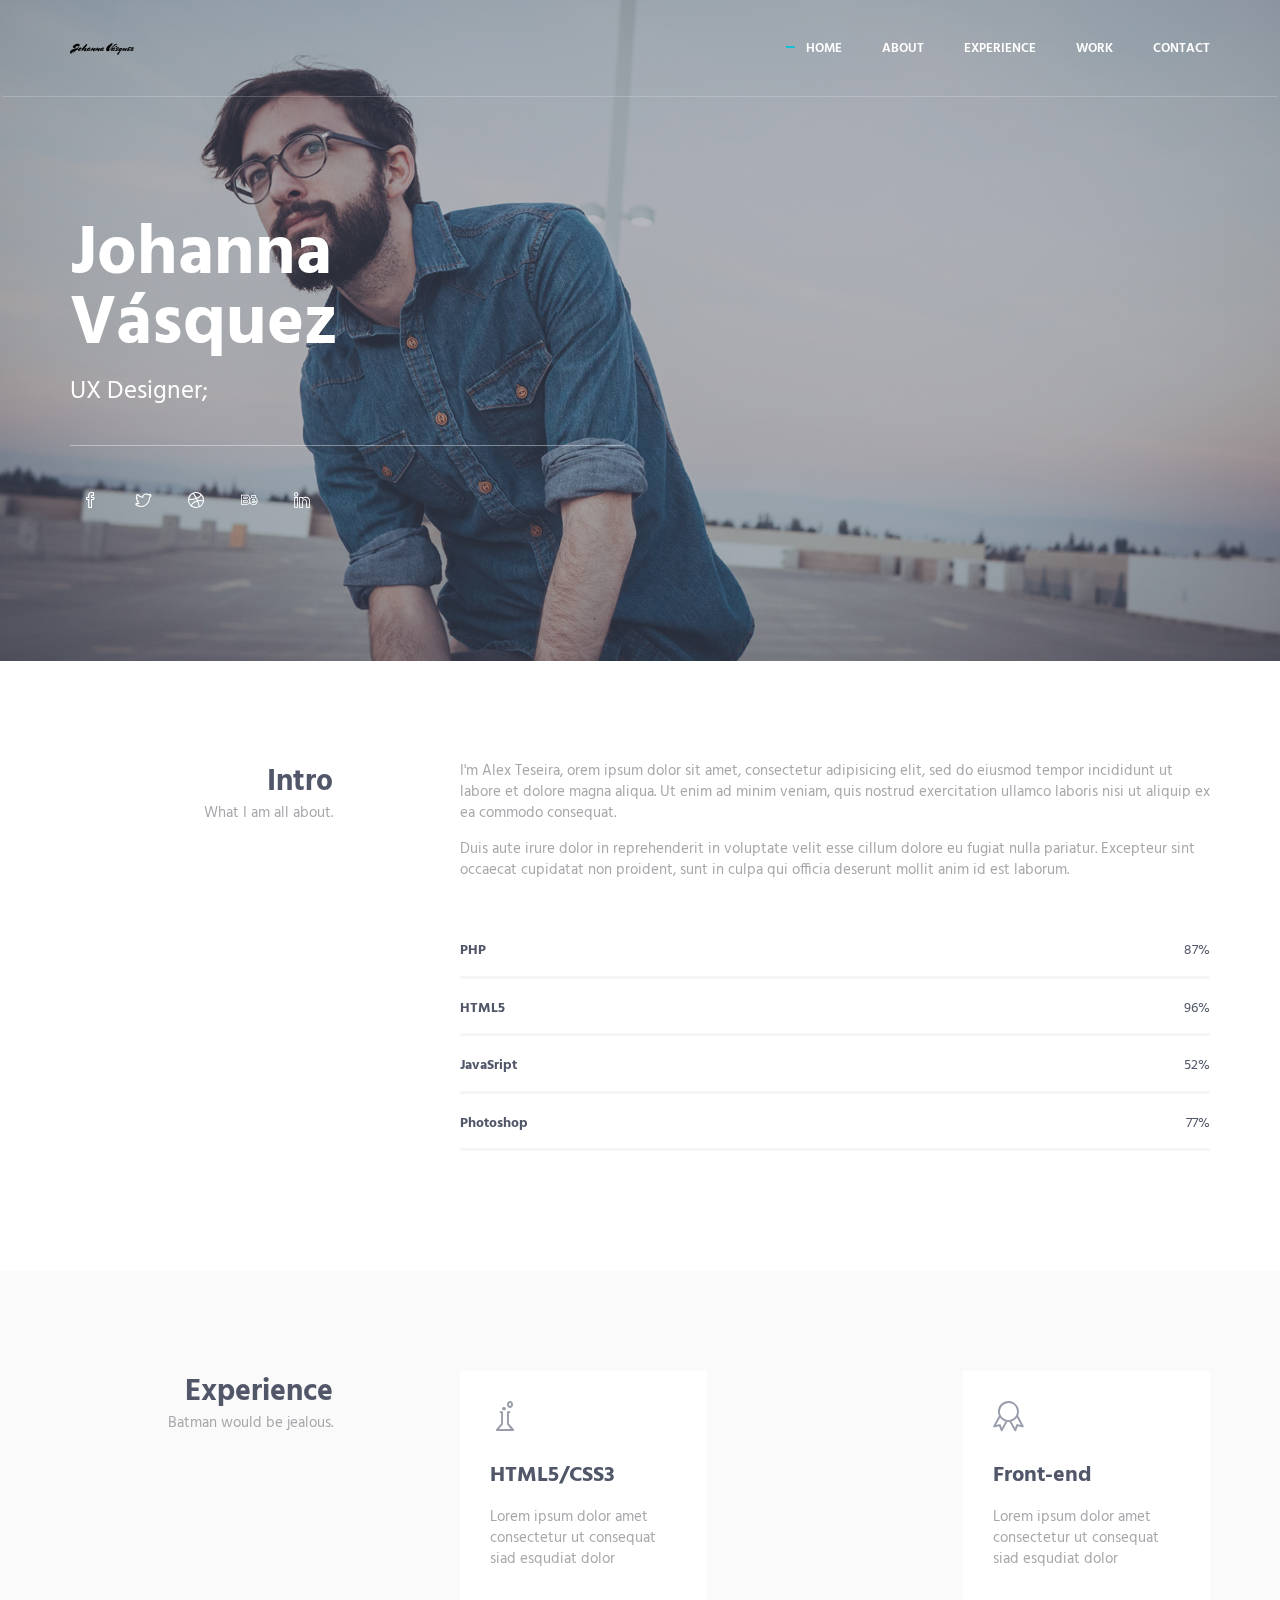
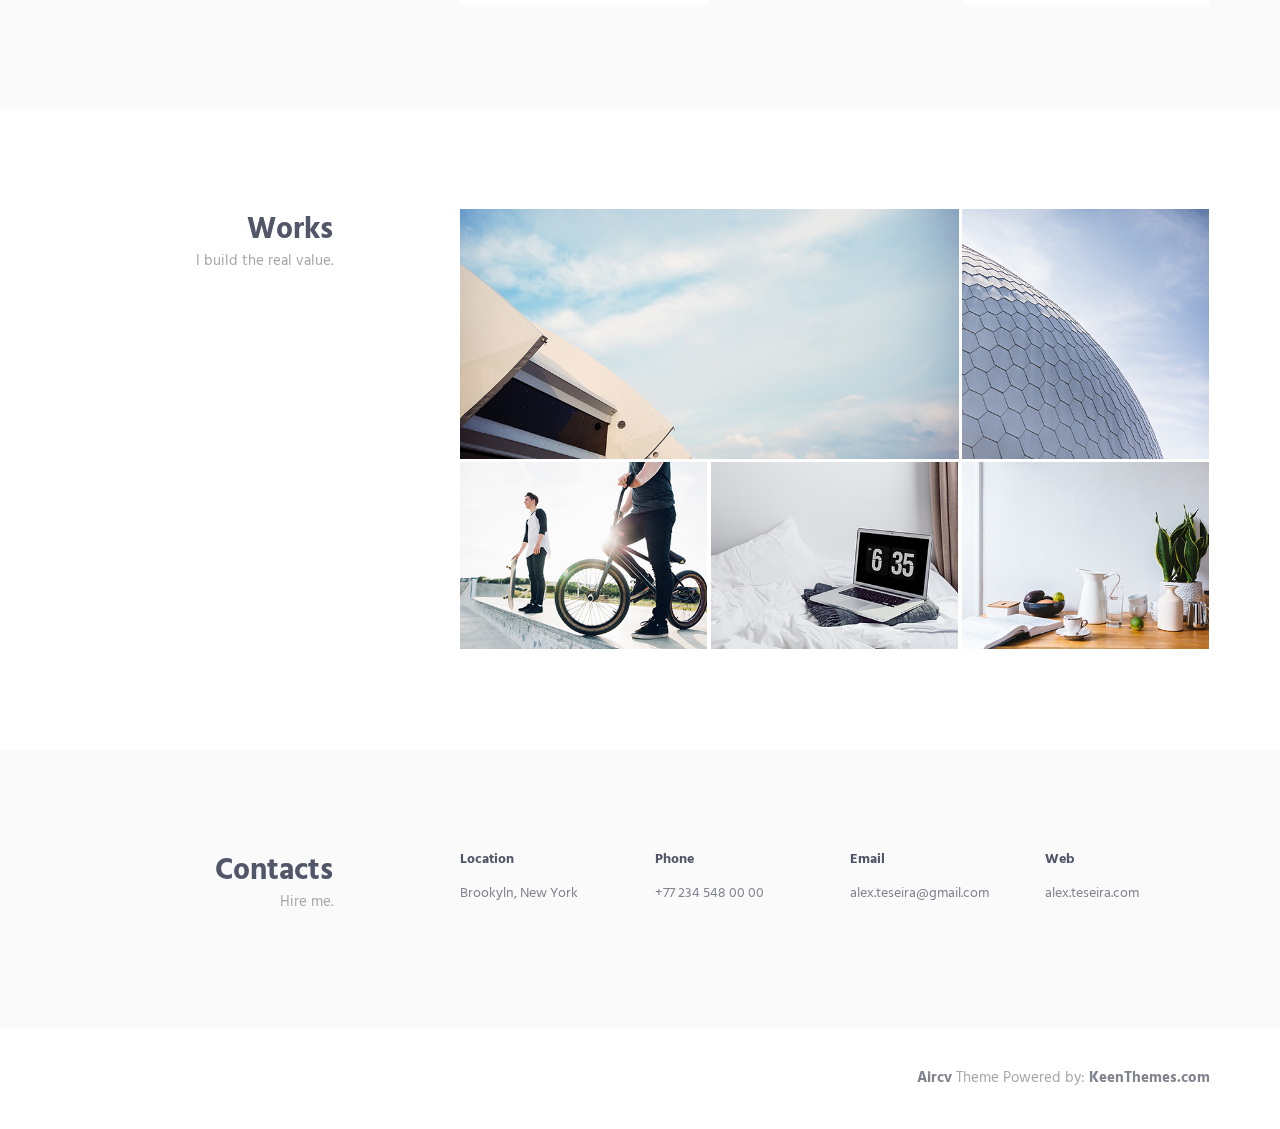
<file: HTML/index.html>
<!DOCTYPE html>
<!-- ==============================
    Project:        Metronic "Aircv" Frontend Freebie - Responsive HTML Template Based On Twitter Bootstrap 3.3.4
    Version:        1.0
    Author:         KeenThemes
    Primary use:    Corporate, Business Themes.
    Email:          support@keenthemes.com
    Follow:         http://www.twitter.com/keenthemes
    Like:           http://www.facebook.com/keenthemes
    Website:        http://www.keenthemes.com
    Premium:        Premium Metronic Admin Theme: http://themeforest.net/item/metronic-responsive-admin-dashboard-template/4021469?ref=keenthemes
================================== -->
<html lang="en" class="no-js">
    <!-- BEGIN HEAD -->
    <head>
        <meta charset="utf-8"/>
        <title>JVJ Portafolio</title>
        <meta http-equiv="X-UA-Compatible" content="IE=edge">
        <meta content="width=device-width, initial-scale=1" name="viewport"/>
        <meta content="" name="description"/>
        <meta content="" name="author"/>

        <!-- GLOBAL MANDATORY STYLES -->
        <link href="http://fonts.googleapis.com/css?family=Hind:300,400,500,600,700" rel="stylesheet" type="text/css">
        <link href="vendor/simple-line-icons/css/simple-line-icons.css" rel="stylesheet" type="text/css"/>
        <link href="vendor/bootstrap/css/bootstrap.min.css" rel="stylesheet" type="text/css"/>
        <link href="https://fonts.googleapis.com/css?family=Mrs+Sheppards" rel="stylesheet">


        <!-- PAGE LEVEL PLUGIN STYLES -->
        <link href="css/animate.css" rel="stylesheet">

        <!-- THEME STYLES -->
        <link href="css/layout.min.css" rel="stylesheet" type="text/css"/>

        <!-- Favicon -->
        <link rel="shortcut icon" href="favicon.ico"/>
    </head>
    <!-- END HEAD -->

    <!-- BODY -->
    <body id="body" data-spy="scroll" data-target=".header">

        <!--========== HEADER ==========-->
        <header class="header navbar-fixed-top">
            <!-- Navbar -->
            <nav class="navbar" role="navigation">
                <div class="container">
                    <!-- Brand and toggle get grouped for better mobile display -->
                    <div class="menu-container js_nav-item">
                        <button type="button" class="navbar-toggle" data-toggle="collapse" data-target=".nav-collapse">
                            <span class="sr-only">Toggle navigation</span>
                            <span class="toggle-icon"></span>
                        </button>

                        <!-- Logo -->
                        <div class="logo">
                            <a class="logo-wrap" href="#body">
                                <img class="logo-img logo-img-main" src="img/logo.svg" alt="Asentus Logo">
                                <img class="logo-img logo-img-active" src="img/logo.svg" alt="Asentus Logo">
                            </a>
                        </div>
                        <!-- End Logo -->
                    </div>

                    <!-- Collect the nav links, forms, and other content for toggling -->
                    <div class="collapse navbar-collapse nav-collapse">
                        <div class="menu-container">
                            <ul class="nav navbar-nav navbar-nav-right">
                                <li class="js_nav-item nav-item"><a class="nav-item-child nav-item-hover" href="#body">Home</a></li>
                                <li class="js_nav-item nav-item"><a class="nav-item-child nav-item-hover" href="#about">About</a></li>
                                <li class="js_nav-item nav-item"><a class="nav-item-child nav-item-hover" href="#experience">Experience</a></li>
                                <li class="js_nav-item nav-item"><a class="nav-item-child nav-item-hover" href="#work">Work</a></li>
                                <li class="js_nav-item nav-item"><a class="nav-item-child nav-item-hover" href="#contact">Contact</a></li>
                            </ul>
                        </div>
                    </div>
                    <!-- End Navbar Collapse -->
                </div>
            </nav>
            <!-- Navbar -->
        </header>
        <!--========== END HEADER ==========-->

        <!--========== SLIDER ==========-->
        <div class="promo-block parallax-window" data-parallax="scroll" data-image-src="img/1920x1080/01.jpg">
            <div class="container">
                <div class="row">
                    <div class="col-sm-6">
                        <div class="promo-block-divider">
                            <h1 class="promo-block-title">Johanna <br/> Vásquez</h1>
                            <p class="promo-block-text">UX Designer;</p>
                        </div>
                        <ul class="list-inline">
                            <li><a href="https://twitter.com/keenthemes" class="social-icons"><i class="icon-social-facebook"></i></a></li>
                            <li><a href="https://twitter.com/keenthemes" class="social-icons"><i class="icon-social-twitter"></i></a></li>
                            <li><a href="https://dribbble.com/keenthemes" class="social-icons"><i class="icon-social-dribbble"></i></a></li>
                            <li><a href="https://www.behance.net/keenthemes" class="social-icons"><i class="icon-social-behance"></i></a></li>
                            <li><a href="https://www.behance.net/keenthemes" class="social-icons"><i class="icon-social-linkedin"></i></a></li>
                        </ul>
                    </div>
                </div>
                <!--// end row -->
            </div>
        </div>
        <!--========== SLIDER ==========-->

        <!--========== PAGE LAYOUT ==========-->
        <!-- About -->
        <div id="about">
            <div class="container content-lg">
                <div class="row">
                    <div class="col-sm-3 sm-margin-b-30">
                        <div class="text-right sm-text-left">
                            <h2 class="margin-b-0">Intro</h2>
                            <p>What I am all about.</p>
                        </div>
                    </div>
                    <div class="col-sm-8 col-sm-offset-1">
                        <div class="margin-b-60">
                            <p>I'm Alex Teseira, orem ipsum dolor sit amet, consectetur adipisicing elit, sed do eiusmod tempor incididunt ut labore et dolore magna aliqua. Ut enim ad minim veniam, quis nostrud exercitation ullamco laboris nisi ut aliquip ex ea commodo consequat.</p>
                            <p>Duis aute irure dolor in reprehenderit in voluptate velit esse cillum dolore eu fugiat nulla pariatur. Excepteur sint occaecat cupidatat non proident, sunt in culpa qui officia deserunt mollit anim id est laborum.</p>
                        </div>

                        <!-- Progress Box -->
                        <div class="progress-box">
                            <h5>PHP <span class="color-heading pull-right">87%</span></h5>
                            <div class="progress">
                                <div class="progress-bar bg-color-base" role="progressbar" data-width="87"></div>
                            </div>
                        </div>
                        <div class="progress-box">
                            <h5>HTML5 <span class="color-heading pull-right">96%</span></h5>
                            <div class="progress">
                                <div class="progress-bar bg-color-base" role="progressbar" data-width="96"></div>
                            </div>
                        </div>
                        <div class="progress-box">
                            <h5>JavaSript <span class="color-heading pull-right">52%</span></h5>
                            <div class="progress">
                                <div class="progress-bar bg-color-base" role="progressbar" data-width="52"></div>
                            </div>
                        </div>
                        <div class="progress-box">
                            <h5>Photoshop <span class="color-heading pull-right">77%</span></h5>
                            <div class="progress">
                                <div class="progress-bar bg-color-base" role="progressbar" data-width="77"></div>
                            </div>
                        </div>
                        <!-- End Progress Box -->
                    </div>
                </div>
                <!--// end row -->
            </div>
        </div>
        <!-- End About -->

        <!-- Experience -->
        <div id="experience">
            <div class="bg-color-sky-light" data-auto-height="true">
                <div class="container content-lg">
                    <div class="row">
                        <div class="col-sm-3 sm-margin-b-30">
                            <div class="text-right sm-text-left">
                                <h2 class="margin-b-0">Experience</h2>
                                <p>Batman would be jealous.</p>
                            </div>
                        </div>
                        <div class="col-sm-8 col-sm-offset-1">
                            <div class="row row-space-2 margin-b-4">
                                <div class="col-md-4 md-margin-b-4">
                                    <div class="service" data-height="height">
                                        <div class="service-element">
                                            <i class="service-icon icon-chemistry"></i>
                                        </div>
                                        <div class="service-info">
                                            <h3>HTML5/CSS3</h3>
                                            <p class="margin-b-5">Lorem ipsum dolor amet consectetur ut consequat siad esqudiat dolor</p>
                                        </div>
                                        <a href="https://themeforest.net/item/metronic-responsive-admin-dashboard-template/4021469?ref=keenthemes" class="content-wrapper-link"></a>    
                                    </div>
                                </div>
                                <div class="col-md-4 md-margin-b-4">
                                    <div class="service bg-color-base wow zoomIn" data-height="height" data-wow-duration=".3" data-wow-delay=".1s">
                                        <div class="service-element">
                                            <i class="service-icon color-white icon-screen-tablet"></i>
                                        </div>
                                        <div class="service-info">
                                            <h3 class="color-white">Photoshop</h3>
                                            <p class="color-white margin-b-5">Lorem ipsum dolor amet consectetur ut consequat siad esqudiat dolor</p>
                                        </div>
                                        <a href="https://themeforest.net/item/metronic-responsive-admin-dashboard-template/4021469?ref=keenthemes" class="content-wrapper-link"></a>    
                                    </div>
                                </div>
                                <div class="col-md-4">
                                    <div class="service" data-height="height">
                                        <div class="service-element">
                                            <i class="service-icon icon-badge"></i>
                                        </div>
                                        <div class="service-info">
                                            <h3>Front-end</h3>
                                            <p class="margin-b-5">Lorem ipsum dolor amet consectetur ut consequat siad esqudiat dolor</p>
                                        </div>
                                        <a href="https://themeforest.net/item/metronic-responsive-admin-dashboard-template/4021469?ref=keenthemes" class="content-wrapper-link"></a>    
                                    </div>
                                </div>
                            </div>
                            <!--// end row -->
                        </div>
                    </div>
                    <!--// end row -->
                </div>
            </div>
        </div>
        <!-- End Experience -->

        <!-- Work -->
        <div id="work">
            <div class="container content-lg">
                <div class="row">
                    <div class="col-sm-3 sm-margin-b-30">
                        <div class="text-right sm-text-left">
                            <h2 class="margin-b-0">Works</h2>
                            <p>I build the real value.</p>
                        </div>
                    </div>
                    <div class="col-sm-8 col-sm-offset-1">
                        <!-- Masonry Grid -->
                        <div class="masonry-grid row row-space-2">
                            <div class="masonry-grid-sizer col-xs-6 col-sm-6 col-md-1"></div>
                            <div class="masonry-grid-item col-xs-12 col-sm-6 col-md-8 margin-b-4">
                                <!-- Work -->
                                <div class="work work-popup-trigger">
                                    <div class="work-overlay">
                                        <img class="full-width img-responsive" src="img/800x400/01.jpg" alt="Portfolio Image">
                                    </div>
                                    <div class="work-popup-overlay">
                                        <div class="work-popup-content">
                                            <a href="javascript:void(0);" class="work-popup-close">Hide</a>
                                            <div class="margin-b-30">
                                                <h3 class="margin-b-5">Art Of Coding</h3>
                                                <span>Clean &amp; Minimalistic Design</span>
                                            </div>
                                            <div class="row">
                                                <div class="col-sm-8 work-popup-content-divider sm-margin-b-20">
                                                    <div class="margin-t-10 sm-margin-t-0">
                                                        <p>Duis aute irure dolor in reprehenderit in voluptate velit esse cillum dolore eu fugiat nulla pariatur. Excepteur sint occaecat cupidatat non proident, sunt in culpa qui officia deserunt mollit anim id est laborum.</p>
                                                        <p>Lorem ipsum dolor sit amet, consectetur adipisicing elit, sed do eiusmod tempor incididunt ut labore et dolore magna aliqua. Ut enim ad minim veniam, quis nostrud.</p>
                                                        <ul class="list-inline work-popup-tag">
                                                            <li class="work-popup-tag-item"><a class="work-popup-tag-link" href="http://keenthemes.com/">Design,</a></li>
                                                            <li class="work-popup-tag-item"><a class="work-popup-tag-link" href="http://keenthemes.com/">Coding,</a></li>
                                                            <li class="work-popup-tag-item"><a class="work-popup-tag-link" href="http://keenthemes.com/">Portfolio</a></li>
                                                        </ul>
                                                    </div>
                                                </div>
                                                <div class="col-sm-4">
                                                    <div class="margin-t-10 sm-margin-t-0">
                                                        <p class="margin-b-5"><strong>Project Leader:</strong> John Doe</p>
                                                        <p class="margin-b-5"><strong>Designer:</strong> Alisa Keys</p>
                                                        <p class="margin-b-5"><strong>Developer:</strong> Mark Doe</p>
                                                        <p class="margin-b-5"><strong>Customer:</strong> Keenthemes</p>
                                                    </div>
                                                </div>
                                            </div>
                                        </div>
                                    </div>
                                </div>
                                <!-- End Work -->
                            </div>
                            <div class="masonry-grid-item col-xs-12 col-sm-6 col-md-4 margin-b-4">
                                <!-- Work -->
                                <div class="work work-popup-trigger">
                                    <div class="work-overlay">
                                        <img class="full-width img-responsive" src="img/397x400/01.jpg" alt="Portfolio Image">
                                    </div>
                                    <div class="work-popup-overlay">
                                        <div class="work-popup-content">
                                            <a href="javascript:void(0);" class="work-popup-close">Hide</a>
                                            <div class="margin-b-30">
                                                <h3 class="margin-b-5">Art Of Coding</h3>
                                                <span>Clean &amp; Minimalistic Design</span>
                                            </div>
                                            <div class="row">
                                                <div class="col-sm-8 work-popup-content-divider sm-margin-b-20">
                                                    <div class="margin-t-10 sm-margin-t-0">
                                                        <p>Duis aute irure dolor in reprehenderit in voluptate velit esse cillum dolore eu fugiat nulla pariatur. Excepteur sint occaecat cupidatat non proident, sunt in culpa qui officia deserunt mollit anim id est laborum.</p>
                                                        <p>Lorem ipsum dolor sit amet, consectetur adipisicing elit, sed do eiusmod tempor incididunt ut labore et dolore magna aliqua. Ut enim ad minim veniam, quis nostrud.</p>
                                                        <ul class="list-inline work-popup-tag">
                                                            <li class="work-popup-tag-item"><a class="work-popup-tag-link" href="http://keenthemes.com/">Design,</a></li>
                                                            <li class="work-popup-tag-item"><a class="work-popup-tag-link" href="http://keenthemes.com/">Coding,</a></li>
                                                            <li class="work-popup-tag-item"><a class="work-popup-tag-link" href="http://keenthemes.com/">Portfolio</a></li>
                                                        </ul>
                                                    </div>
                                                </div>
                                                <div class="col-sm-4">
                                                    <div class="margin-t-10 sm-margin-t-0">
                                                        <p class="margin-b-5"><strong>Project Leader:</strong> John Doe</p>
                                                        <p class="margin-b-5"><strong>Designer:</strong> Alisa Keys</p>
                                                        <p class="margin-b-5"><strong>Developer:</strong> Mark Doe</p>
                                                        <p class="margin-b-5"><strong>Customer:</strong> Keenthemes</p>
                                                    </div>
                                                </div>
                                            </div>
                                        </div>
                                    </div>
                                </div>
                                <!-- End Work -->
                            </div>
                            <div class="masonry-grid-item col-xs-12 col-sm-6 col-md-4 md-margin-b-4">
                                <!-- Work -->
                                <div class="work work-popup-trigger">
                                    <div class="work-overlay">
                                        <img class="full-width img-responsive" src="img/397x300/01.jpg" alt="Portfolio Image">
                                    </div>
                                    <div class="work-popup-overlay">
                                        <div class="work-popup-content">
                                            <a href="javascript:void(0);" class="work-popup-close">Hide</a>
                                            <div class="margin-b-30">
                                                <h3 class="margin-b-5">Art Of Coding</h3>
                                                <span>Clean &amp; Minimalistic Design</span>
                                            </div>
                                            <div class="row">
                                                <div class="col-sm-8 work-popup-content-divider sm-margin-b-20">
                                                    <div class="margin-t-10 sm-margin-t-0">
                                                        <p>Duis aute irure dolor in reprehenderit in voluptate velit esse cillum dolore eu fugiat nulla pariatur. Excepteur sint occaecat cupidatat non proident, sunt in culpa qui officia deserunt mollit anim id est laborum.</p>
                                                        <p>Lorem ipsum dolor sit amet, consectetur adipisicing elit, sed do eiusmod tempor incididunt ut labore et dolore magna aliqua. Ut enim ad minim veniam, quis nostrud.</p>
                                                        <ul class="list-inline work-popup-tag">
                                                            <li class="work-popup-tag-item"><a class="work-popup-tag-link" href="http://keenthemes.com/">Design,</a></li>
                                                            <li class="work-popup-tag-item"><a class="work-popup-tag-link" href="http://keenthemes.com/">Coding,</a></li>
                                                            <li class="work-popup-tag-item"><a class="work-popup-tag-link" href="http://keenthemes.com/">Portfolio</a></li>
                                                        </ul>
                                                    </div>
                                                </div>
                                                <div class="col-sm-4">
                                                    <div class="margin-t-10 sm-margin-t-0">
                                                        <p class="margin-b-5"><strong>Project Leader:</strong> John Doe</p>
                                                        <p class="margin-b-5"><strong>Designer:</strong> Alisa Keys</p>
                                                        <p class="margin-b-5"><strong>Developer:</strong> Mark Doe</p>
                                                        <p class="margin-b-5"><strong>Customer:</strong> Keenthemes</p>
                                                    </div>
                                                </div>
                                            </div>
                                        </div>
                                    </div>
                                </div>
                                <!-- End Work -->
                            </div>
                            <div class="masonry-grid-item col-xs-12 col-sm-6 col-md-4 md-margin-b-4">
                                <!-- Work -->
                                <div class="work work-popup-trigger">
                                    <div class="work-overlay">
                                        <img class="full-width img-responsive" src="img/397x300/02.jpg" alt="Portfolio Image">
                                    </div>
                                    <div class="work-popup-overlay">
                                        <div class="work-popup-content">
                                            <a href="javascript:void(0);" class="work-popup-close">Hide</a>
                                            <div class="margin-b-30">
                                                <h3 class="margin-b-5">Art Of Coding</h3>
                                                <span>Clean &amp; Minimalistic Design</span>
                                            </div>
                                            <div class="row">
                                                <div class="col-sm-8 work-popup-content-divider sm-margin-b-20">
                                                    <div class="margin-t-10 sm-margin-t-0">
                                                        <p>Duis aute irure dolor in reprehenderit in voluptate velit esse cillum dolore eu fugiat nulla pariatur. Excepteur sint occaecat cupidatat non proident, sunt in culpa qui officia deserunt mollit anim id est laborum.</p>
                                                        <p>Lorem ipsum dolor sit amet, consectetur adipisicing elit, sed do eiusmod tempor incididunt ut labore et dolore magna aliqua. Ut enim ad minim veniam, quis nostrud.</p>
                                                        <ul class="list-inline work-popup-tag">
                                                            <li class="work-popup-tag-item"><a class="work-popup-tag-link" href="http://keenthemes.com/">Design,</a></li>
                                                            <li class="work-popup-tag-item"><a class="work-popup-tag-link" href="http://keenthemes.com/">Coding,</a></li>
                                                            <li class="work-popup-tag-item"><a class="work-popup-tag-link" href="http://keenthemes.com/">Portfolio</a></li>
                                                        </ul>
                                                    </div>
                                                </div>
                                                <div class="col-sm-4">
                                                    <div class="margin-t-10 sm-margin-t-0">
                                                        <p class="margin-b-5"><strong>Project Leader:</strong> John Doe</p>
                                                        <p class="margin-b-5"><strong>Designer:</strong> Alisa Keys</p>
                                                        <p class="margin-b-5"><strong>Developer:</strong> Mark Doe</p>
                                                        <p class="margin-b-5"><strong>Customer:</strong> Keenthemes</p>
                                                    </div>
                                                </div>
                                            </div>
                                        </div>
                                    </div>
                                </div>
                                <!-- End Work -->
                            </div>
                            <div class="masonry-grid-item col-xs-12 col-sm-6 col-md-4">
                                <!-- Work -->
                                <div class="work work-popup-trigger">
                                    <div class="work-overlay">
                                        <img class="full-width img-responsive" src="img/397x300/03.jpg" alt="Portfolio Image">
                                    </div>
                                    <div class="work-popup-overlay">
                                        <div class="work-popup-content">
                                            <a href="javascript:void(0);" class="work-popup-close">Hide</a>
                                            <div class="margin-b-30">
                                                <h3 class="margin-b-5">Art Of Coding</h3>
                                                <span>Clean &amp; Minimalistic Design</span>
                                            </div>
                                            <div class="row">
                                                <div class="col-sm-8 work-popup-content-divider sm-margin-b-20">
                                                    <div class="margin-t-10 sm-margin-t-0">
                                                        <p>Duis aute irure dolor in reprehenderit in voluptate velit esse cillum dolore eu fugiat nulla pariatur. Excepteur sint occaecat cupidatat non proident, sunt in culpa qui officia deserunt mollit anim id est laborum.</p>
                                                        <p>Lorem ipsum dolor sit amet, consectetur adipisicing elit, sed do eiusmod tempor incididunt ut labore et dolore magna aliqua. Ut enim ad minim veniam, quis nostrud.</p>
                                                        <ul class="list-inline work-popup-tag">
                                                            <li class="work-popup-tag-item"><a class="work-popup-tag-link" href="http://keenthemes.com/">Design,</a></li>
                                                            <li class="work-popup-tag-item"><a class="work-popup-tag-link" href="http://keenthemes.com/">Coding,</a></li>
                                                            <li class="work-popup-tag-item"><a class="work-popup-tag-link" href="http://keenthemes.com/">Portfolio</a></li>
                                                        </ul>
                                                    </div>
                                                </div>
                                                <div class="col-sm-4">
                                                    <div class="margin-t-10 sm-margin-t-0">
                                                        <p class="margin-b-5"><strong>Project Leader:</strong> John Doe</p>
                                                        <p class="margin-b-5"><strong>Designer:</strong> Alisa Keys</p>
                                                        <p class="margin-b-5"><strong>Developer:</strong> Mark Doe</p>
                                                        <p class="margin-b-5"><strong>Customer:</strong> Keenthemes</p>
                                                    </div>
                                                </div>
                                            </div>
                                        </div>
                                    </div>
                                </div>
                                <!-- End Work -->
                            </div>
                        </div>
                        <!-- End Masonry Grid -->
                    </div>
                </div>
                <!--// end row -->
            </div>
        </div>
        <!-- End Work -->
            
        <!-- Contact -->
        <div id="contact">
            <div class="bg-color-sky-light">
                <div class="container content-lg">
                    <div class="row">
                        <div class="col-sm-3 sm-margin-b-30">
                            <div class="text-right sm-text-left">
                                <h2 class="margin-b-0">Contacts</h2>
                                <p>Hire me.</p>
                            </div>
                        </div>
                        <div class="col-sm-8 col-sm-offset-1">
                            <div class="row">
                                <div class="col-md-3 col-xs-6 md-margin-b-30">
                                    <h5>Location</h5>
                                    <a href="http://keenthemes.com/">Brookyln, New York</a>
                                </div>
                                <div class="col-md-3 col-xs-6 md-margin-b-30">
                                    <h5>Phone</h5>
                                    <a href="http://keenthemes.com/">+77 234 548 00 00</a>
                                </div>
                                <div class="col-md-3 col-xs-6">
                                    <h5>Email</h5>
                                    <a href="mailto:#">alex.teseira@gmail.com</a>
                                </div>
                                <div class="col-md-3 col-xs-6">
                                    <h5>Web</h5>
                                    <a href="http://keenthemes.com/">alex.teseira.com</a>
                                </div>
                            </div>
                        </div>
                    </div>
                    <!--// end row -->
                </div>
            </div>
        </div>
        <!-- End Contact -->
        <!--========== END PAGE LAYOUT ==========-->

        <!--========== FOOTER ==========-->
        <footer class="footer">
            <div class="content container">
                <div class="row">
                    <div class="col-xs-6">
                    </div>
                    <div class="col-xs-6 text-right sm-text-left">
                        <p class="margin-b-0"><a class="fweight-700" href="http://keenthemes.com/preview/aircv/">Aircv</a> Theme Powered by: <a class="fweight-700" href="http://www.keenthemes.com/">KeenThemes.com</a></p>
                    </div>
                </div>
                <!--// end row -->
            </div>
        </footer>
        <!--========== END FOOTER ==========-->

        <!-- Back To Top -->
        <a href="javascript:void(0);" class="js-back-to-top back-to-top">Top</a>

        <!-- JAVASCRIPTS(Load javascripts at bottom, this will reduce page load time) -->
        <!-- CORE PLUGINS -->
        <script src="vendor/jquery.min.js" type="text/javascript"></script>
        <script src="vendor/jquery-migrate.min.js" type="text/javascript"></script>
        <script src="vendor/bootstrap/js/bootstrap.min.js" type="text/javascript"></script>

        <!-- PAGE LEVEL PLUGINS -->
        <script src="vendor/jquery.easing.js" type="text/javascript"></script>
        <script src="vendor/jquery.back-to-top.js" type="text/javascript"></script>
        <script src="vendor/jquery.smooth-scroll.js" type="text/javascript"></script>
        <script src="vendor/jquery.wow.min.js" type="text/javascript"></script>
        <script src="vendor/jquery.parallax.min.js" type="text/javascript"></script>
        <script src="vendor/jquery.appear.js" type="text/javascript"></script>
        <script src="vendor/masonry/jquery.masonry.pkgd.min.js" type="text/javascript"></script>
        <script src="vendor/masonry/imagesloaded.pkgd.min.js" type="text/javascript"></script>

        <!-- PAGE LEVEL SCRIPTS -->
        <script src="js/layout.min.js" type="text/javascript"></script>
        <script src="js/components/progress-bar.min.js" type="text/javascript"></script>
        <script src="js/components/masonry.min.js" type="text/javascript"></script>
        <script src="js/components/wow.min.js" type="text/javascript"></script>

    </body>
    <!-- END BODY -->
</html>
</file>
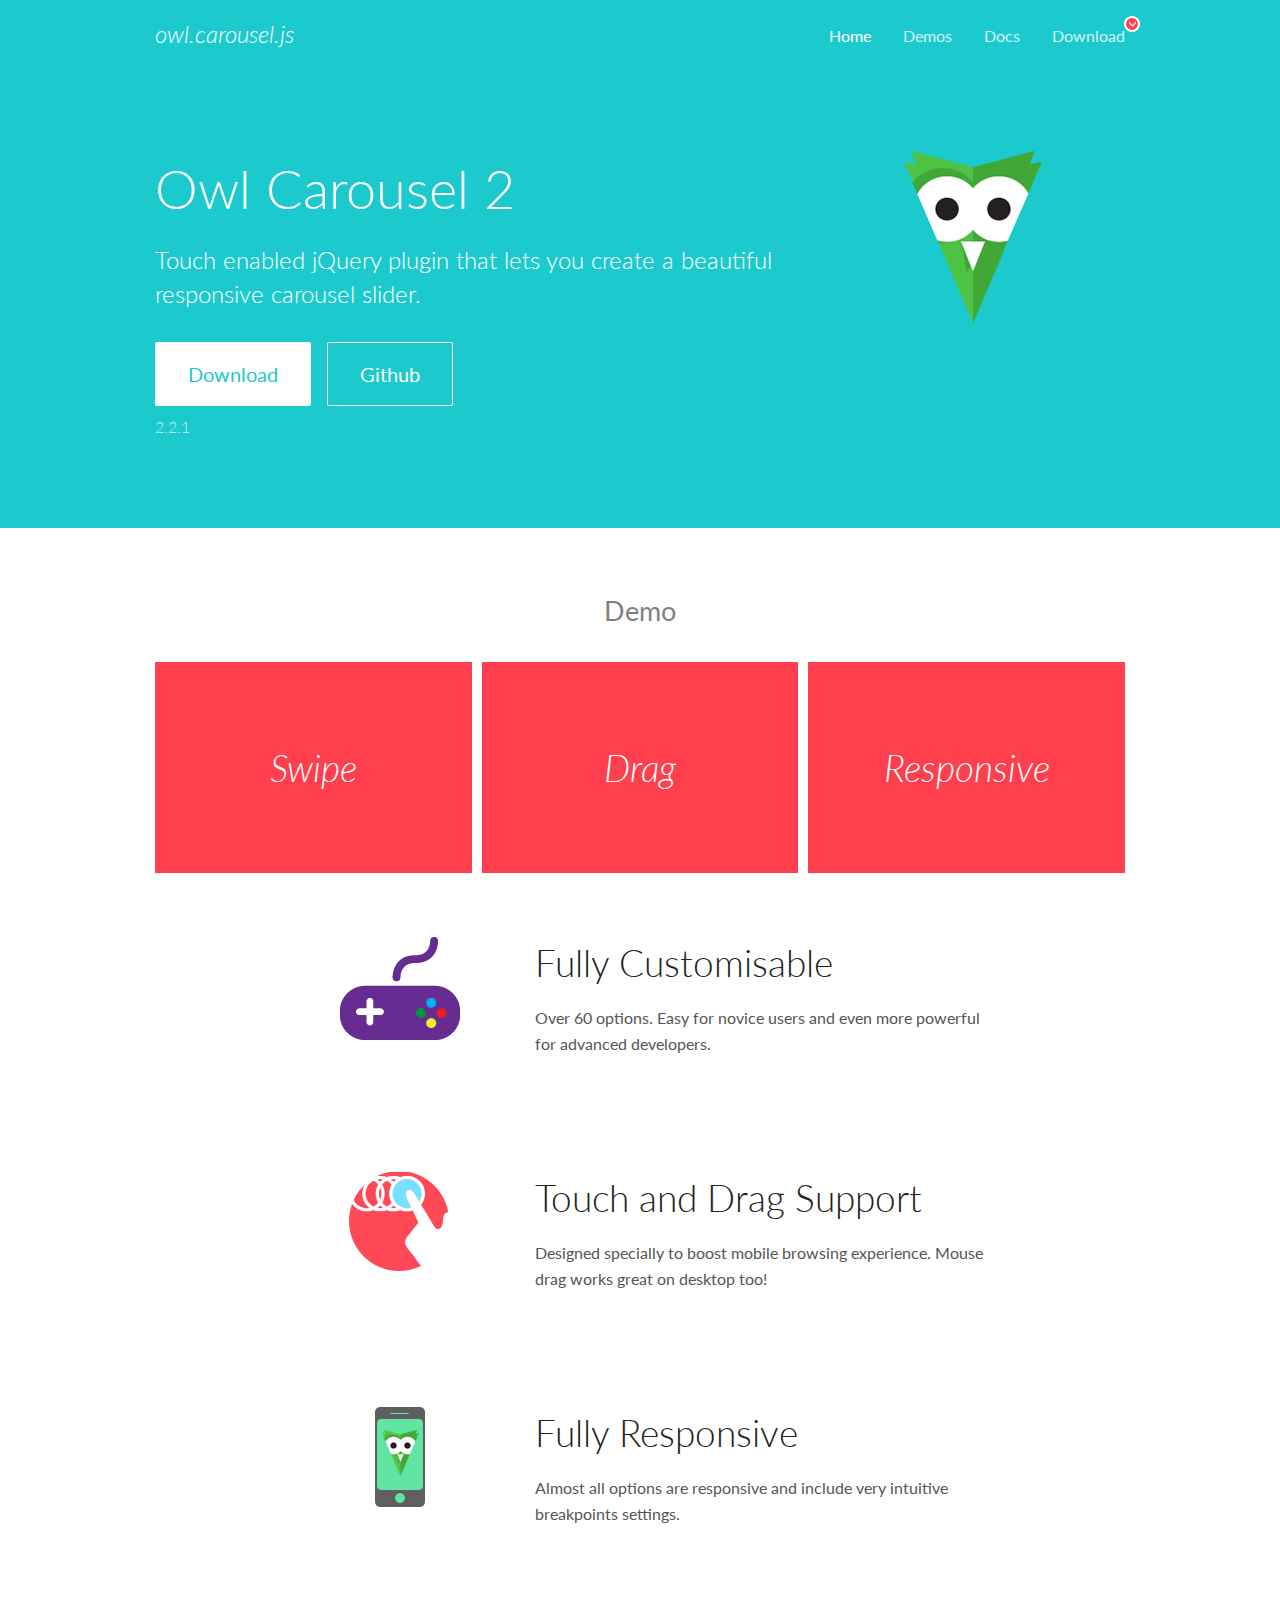
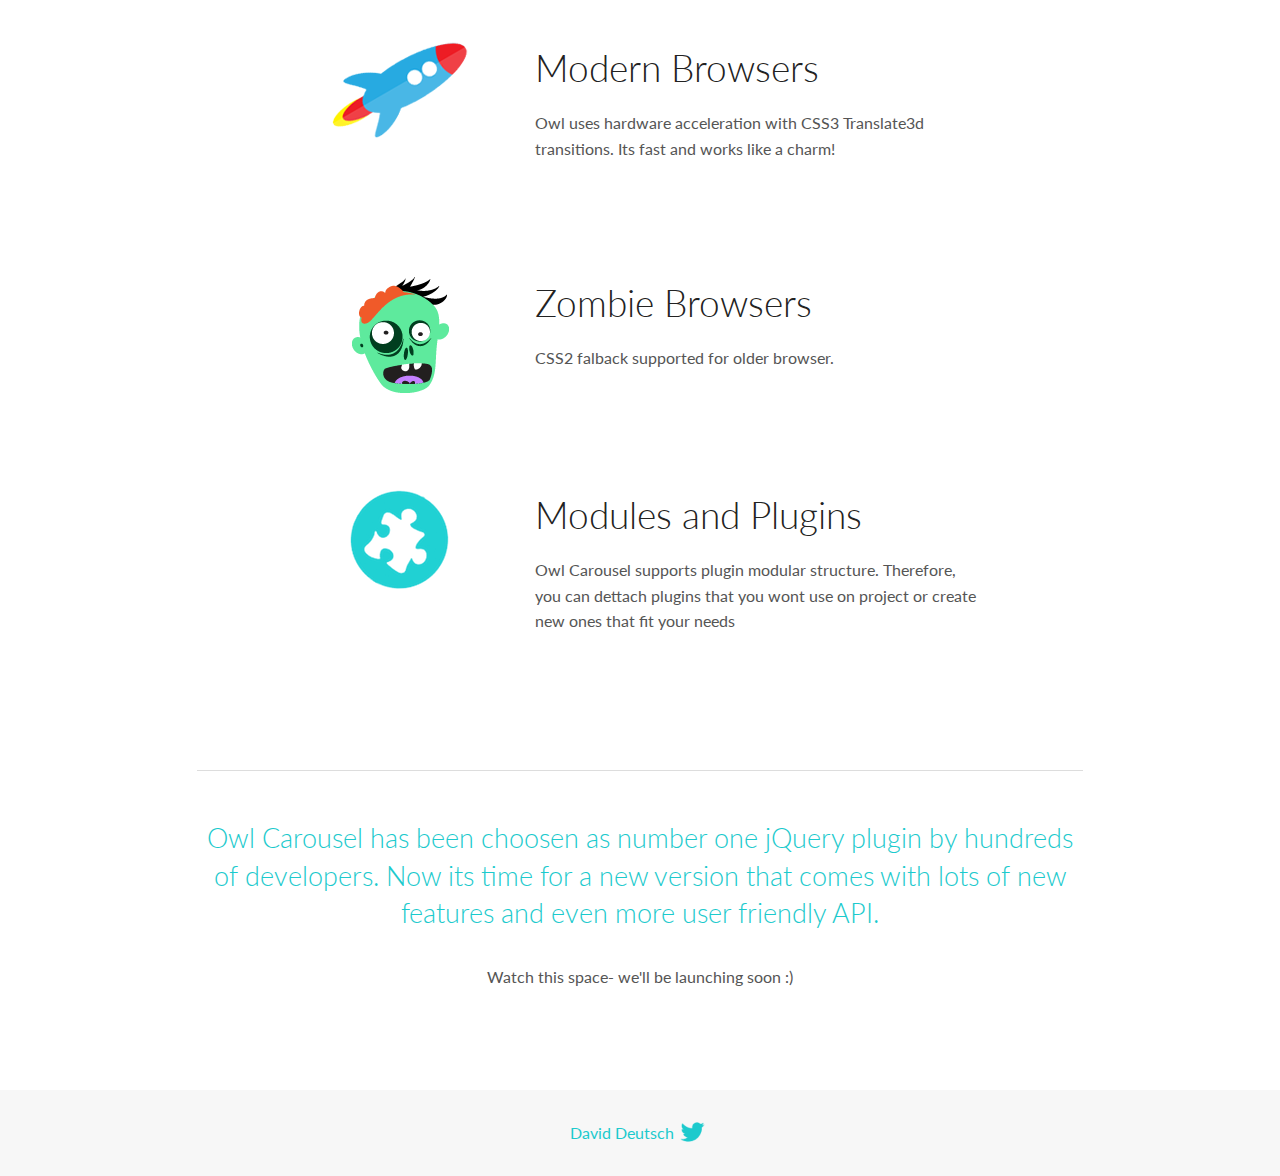
<file: assets/lib/owl.carousel/docs/index.html>
<!DOCTYPE html>
<html lang="en">
  <head>

    <!-- head -->
    <meta charset="utf-8">
    <meta name="msapplication-tap-highlight" content="no" />
    <meta name="viewport" content="width=device-width, initial-scale=1.0" />
    <meta name="description" content="Touch enabled jQuery plugin that lets you create beautiful responsive carousel slider.">
    <meta name="author" content="David Deutsch">
    <title>
      Home | Owl Carousel | 2.2.1
    </title>

    <!-- Stylesheets -->
    <link href='https://fonts.googleapis.com/css?family=Lato:300,400,700,400italic,300italic' rel='stylesheet' type='text/css'>
    <link rel="stylesheet" href="assets/css/docs.theme.min.css">

    <!-- Owl Stylesheets -->
    <link rel="stylesheet" href="assets/owlcarousel/assets/owl.carousel.min.css">
    <link rel="stylesheet" href="assets/owlcarousel/assets/owl.theme.default.min.css">

    <!-- HTML5 shim and Respond.js IE8 support of HTML5 elements and media queries -->

    <!--[if lt IE 9]>
      <script src="https://oss.maxcdn.com/libs/html5shiv/3.7.0/html5shiv.js"></script>
      <script src="https://oss.maxcdn.com/libs/respond.js/1.3.0/respond.min.js"></script>
    <![endif]-->

    <!-- Favicons -->
    <link rel="apple-touch-icon-precomposed" sizes="144x144" href="assets/ico/apple-touch-icon-144-precomposed.png">
    <link rel="shortcut icon" href="assets/ico/favicon.png">
    <link rel="shortcut icon" href="favicon.ico">

    <!-- Yeah i know js should not be in header. Its required for demos.-->

    <!-- javascript -->
    <script src="assets/vendors/jquery.min.js"></script>
    <script src="assets/owlcarousel/owl.carousel.js"></script>
  </head>
  <body>

    <!-- header -->
    <header class="header">
      <div class="row">
        <div class="large-12 columns">
          <div class="brand left">
            <h3>
              <a href="/OwlCarousel2/">owl.carousel.js</a> 
            </h3>
          </div>
          <a id="toggle-nav" class="right">
            <span></span> <span></span> <span></span> 
          </a> 
          <div class="nav-bar">
            <ul class="clearfix">
              <li class="active">
                <a href="/OwlCarousel2/index.html">Home</a> 
              </li>
              <li> <a href="/OwlCarousel2/demos/demos.html">Demos</a>  </li>
              <li> <a href="/OwlCarousel2/docs/started-welcome.html">Docs</a>  </li>
              <li>
                <a href="https://github.com/OwlCarousel2/OwlCarousel2/archive/2.2.1.zip">Download</a> 
                <span class="download"></span> 
              </li>
            </ul>
          </div>
        </div>
      </div>
    </header>

    <!-- home panel -->
    <section id="hero">
      <div class="row">
        <div class="large-8 medium-8 columns">
          <h1>Owl Carousel 2</h1>
          <h4>Touch enabled jQuery plugin that lets you create a beautiful responsive carousel slider.</h4>
          <a href="https://github.com/OwlCarousel2/OwlCarousel2/archive/2.2.1.zip" class="hero-button">Download</a> 
          <a href="https://github.com/OwlCarousel2/OwlCarousel2" class="hero-button outline">Github</a> 
          <p>2.2.1</p>
        </div>
        <div class="large-4 medium-4 columns">
          <img class="owl-logo" src="assets/img/owl-logo.png" alt="mr. Owl">
        </div>
      </div>
    </section>

    <!-- body -->
    <div class="home-demo">
      <div class="row">
        <div class="large-12 columns">
          <h3>Demo</h3>
          <div class="owl-carousel">
            <div class="item">
              <h2>Swipe</h2>
            </div>
            <div class="item">
              <h2>Drag</h2>
            </div>
            <div class="item">
              <h2>Responsive</h2>
            </div>
            <div class="item">
              <h2>CSS3</h2>
            </div>
            <div class="item">
              <h2>Fast</h2>
            </div>
            <div class="item">
              <h2>Easy</h2>
            </div>
            <div class="item">
              <h2>Free</h2>
            </div>
            <div class="item">
              <h2>Upgradable</h2>
            </div>
            <div class="item">
              <h2>Tons of options</h2>
            </div>
            <div class="item">
              <h2>Infinity</h2>
            </div>
            <div class="item">
              <h2>Auto Width</h2>
            </div>
          </div>
        </div>
      </div>
    </div>
    <script>
      var owl = $('.owl-carousel');
      owl.owlCarousel({
        margin: 10,
        loop: true,
        responsive: {
          0: {
            items: 1
          },
          600: {
            items: 2
          },
          1000: {
            items: 3
          }
        }
      })
    </script>

    <!-- features -->
    <div id="features">
      <div class="row">
        <div class="small-12 medium-9 small-centered columns">
          <section class="row feature">
            <div class="medium-4 small-12 columns">
              <img src="assets/img/feature-options.png" alt="">
            </div>
            <div class="medium-8 small-12 columns">
              <h2>Fully Customisable</h2>
              <p>Over 60 options. Easy for novice users and even more powerful for advanced developers.</p>
            </div>
          </section>
          <section class="row feature">
            <div class="medium-4 small-12 columns">
              <img src="assets/img/feature-drag.png" alt="">
            </div>
            <div class="medium-8 small-12 columns">
              <h2>Touch and Drag Support</h2>
              <p>Designed specially to boost mobile browsing experience. Mouse drag works great on desktop too!</p>
            </div>
          </section>
          <section class="row feature">
            <div class="medium-4 small-12 columns">
              <img src="assets/img/feature-responsive.png" alt="">
            </div>
            <div class="medium-8 small-12 columns">
              <h2>Fully Responsive</h2>
              <p>Almost all options are responsive and include very intuitive breakpoints settings.</p>
            </div>
          </section>
          <section class="row feature">
            <div class="medium-4 small-12 columns">
              <img src="assets/img/feature-modern.png" alt="">
            </div>
            <div class="medium-8 small-12 columns">
              <h2>Modern Browsers</h2>
              <p>Owl uses hardware acceleration with CSS3 Translate3d transitions. Its fast and works like a charm! </p>
            </div>
          </section>
          <section class="row feature">
            <div class="medium-4 small-12 columns">
              <img src="assets/img/feature-zombie.png" alt="">
            </div>
            <div class="medium-8 small-12 columns">
              <h2>Zombie Browsers</h2>
              <p>CSS2 falback supported for older browser.</p>
            </div>
          </section>
          <section class="row feature">
            <div class="medium-4 small-12 columns">
              <img src="assets/img/feature-module.png" alt="">
            </div>
            <div class="medium-8 small-12 columns">
              <h2>Modules and Plugins</h2>
              <p>Owl Carousel supports plugin modular structure. Therefore, you can dettach plugins that you wont use on project or create new ones that fit your needs</p>
            </div>
          </section>
        </div>
      </div>
    </div>

    <!-- footer -->
    <section id="teaser-text">
      <div class="row">
        <div class="small-12 medium-11 small-centered columns">
          <hr>
          <h3 id="owl-carousel-has-been-choosen-as-number-one-jquery-plugin-by-hundreds-of-developers-now-its-time-for-a-new-version-that-comes-with-lots-of-new-features-and-even-more-user-friendly-api-">Owl Carousel has been choosen as number one jQuery plugin by hundreds of developers. Now its time for a new version that comes with lots of new features and even more user friendly API.</h3>
          <p>Watch this space- we&#39;ll be launching soon :)</p>
        </div>
      </div>
    </section>

    <!-- footer -->
    <footer class="footer">
      <div class="row">
        <div class="large-12 columns">
          <h5>
            <a href="/OwlCarousel2/docs/support-contact.html">David Deutsch</a> 
            <a id="custom-tweet-button" href="https://twitter.com/share?url=https://github.com/OwlCarousel2/OwlCarousel2&text=Owl Carousel - This is so awesome! " target="_blank"></a> 
          </h5>
        </div>
      </div>
    </footer>

    <!-- vendors -->
    <script src="assets/vendors/highlight.js"></script>
    <script src="assets/js/app.js"></script>
  </body>
</html>
</file>
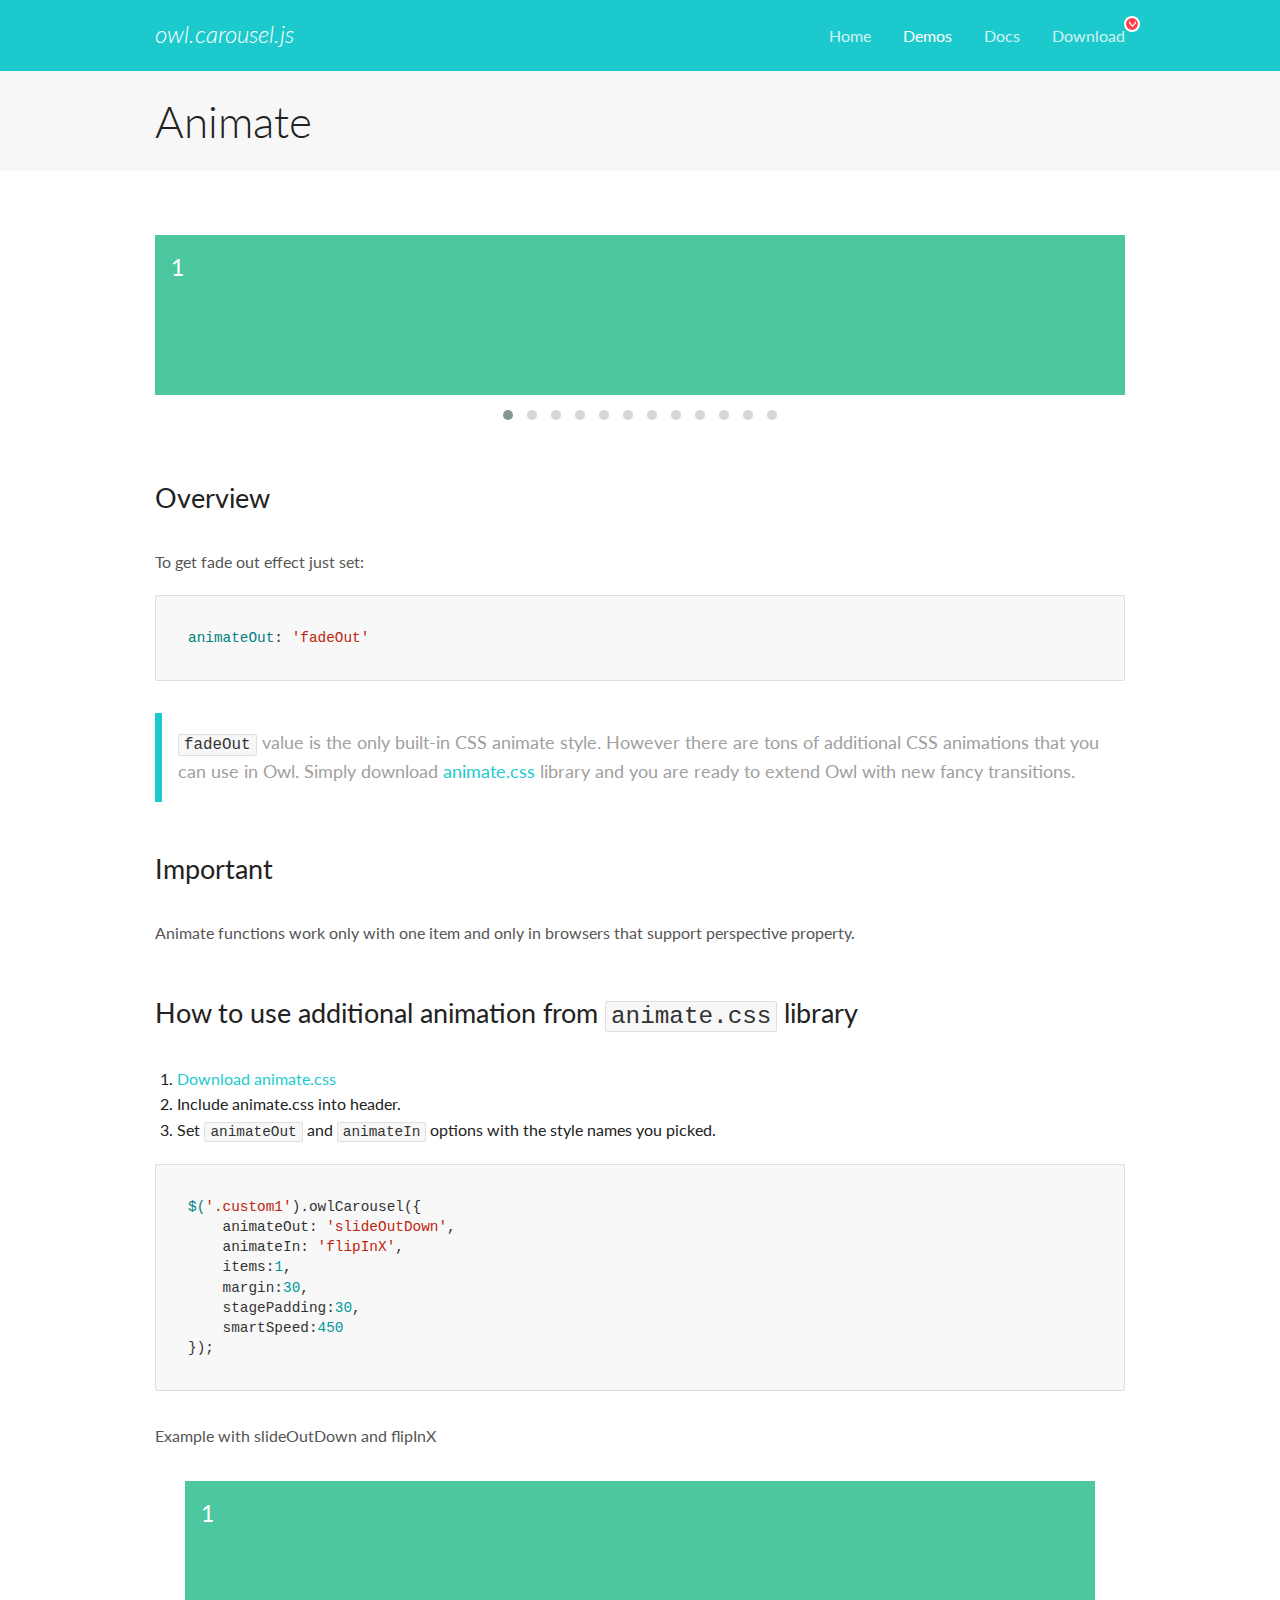
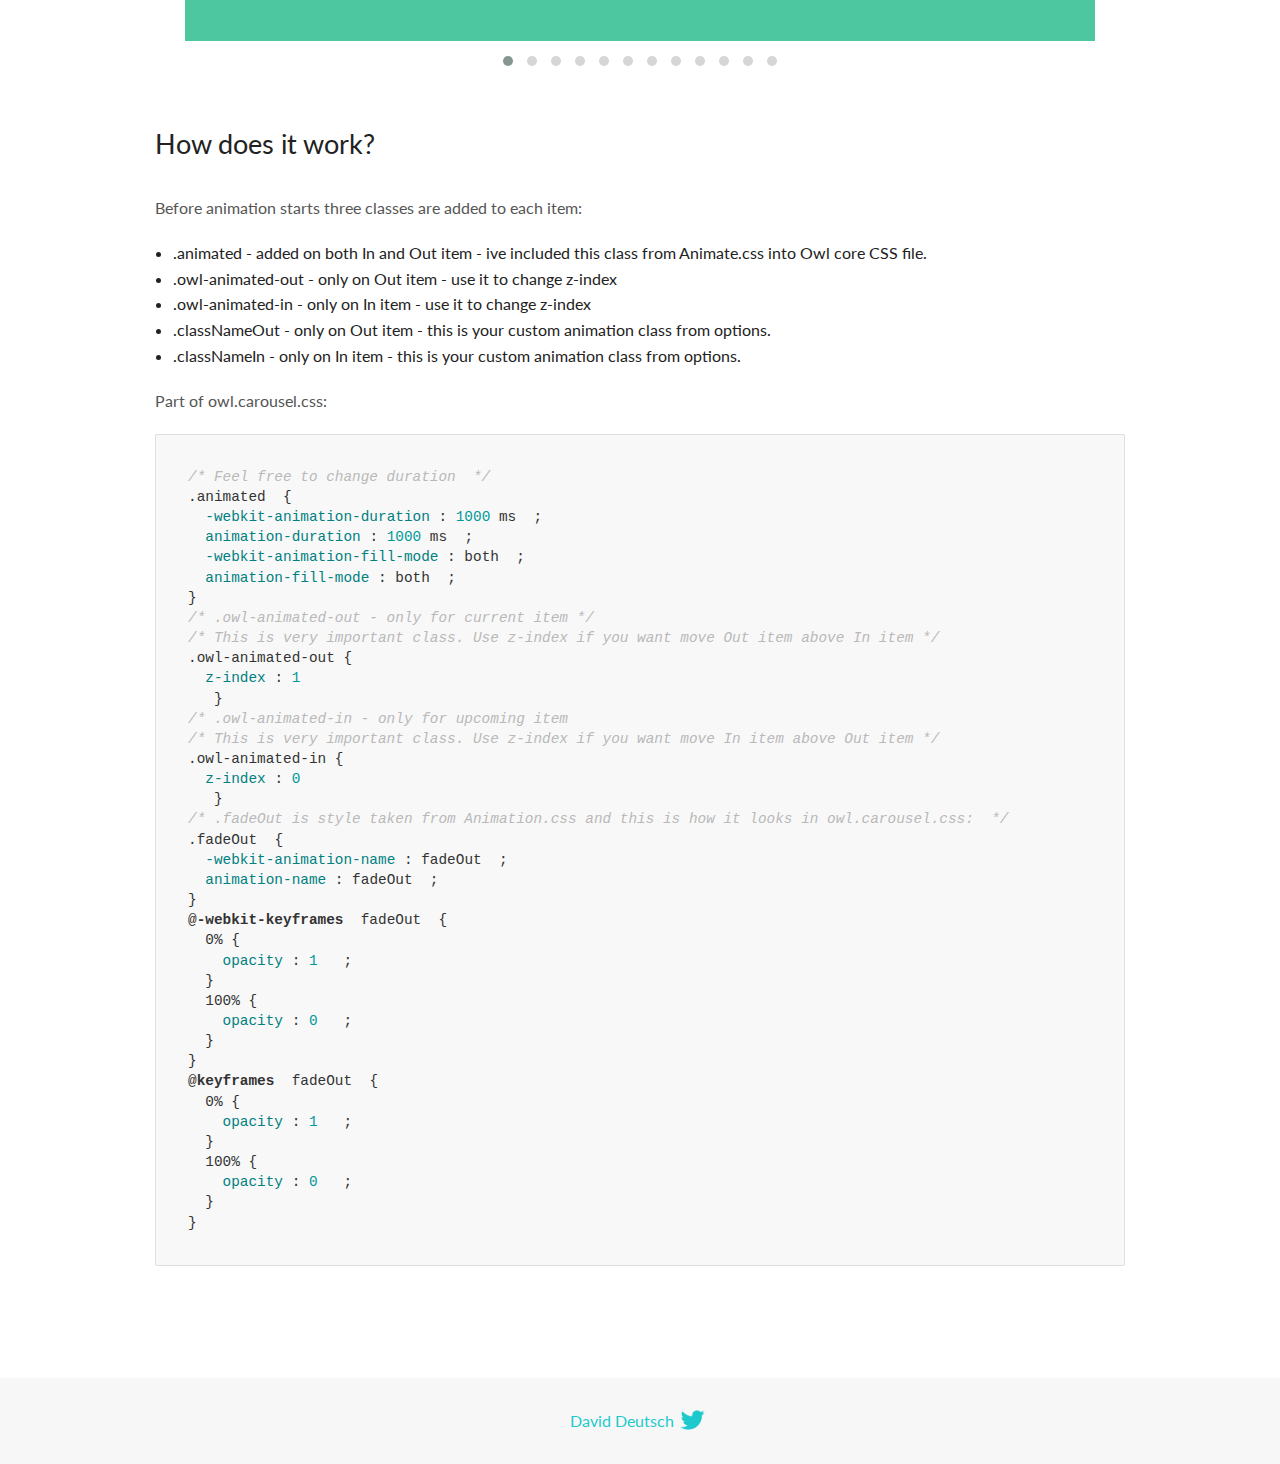
<file: assets/lib/owl.carousel/docs/demos/animate.html>
<!DOCTYPE html>
<html lang="en">
  <head>

    <!-- head -->
    <meta charset="utf-8">
    <meta name="msapplication-tap-highlight" content="no" />
    <meta name="viewport" content="width=device-width, initial-scale=1.0" />
    <meta name="description" content="Animate carousel">
    <meta name="author" content="David Deutsch">
    <title>
      Animate Demo | Owl Carousel | 2.2.1
    </title>

    <!-- Stylesheets -->
    <link href='https://fonts.googleapis.com/css?family=Lato:300,400,700,400italic,300italic' rel='stylesheet' type='text/css'>
    <link rel="stylesheet" href="../assets/css/docs.theme.min.css">

    <!-- Owl Stylesheets -->
    <link rel="stylesheet" href="../assets/owlcarousel/assets/owl.carousel.min.css">
    <link rel="stylesheet" href="../assets/owlcarousel/assets/owl.theme.default.min.css">

    <!-- HTML5 shim and Respond.js IE8 support of HTML5 elements and media queries -->

    <!--[if lt IE 9]>
      <script src="https://oss.maxcdn.com/libs/html5shiv/3.7.0/html5shiv.js"></script>
      <script src="https://oss.maxcdn.com/libs/respond.js/1.3.0/respond.min.js"></script>
    <![endif]-->

    <!-- Favicons -->
    <link rel="apple-touch-icon-precomposed" sizes="144x144" href="../assets/ico/apple-touch-icon-144-precomposed.png">
    <link rel="shortcut icon" href="../assets/ico/favicon.png">
    <link rel="shortcut icon" href="favicon.ico">

    <!-- Yeah i know js should not be in header. Its required for demos.-->

    <!-- javascript -->
    <script src="../assets/vendors/jquery.min.js"></script>
    <script src="../assets/owlcarousel/owl.carousel.js"></script>
  </head>
  <body>

    <!-- header -->
    <header class="header">
      <div class="row">
        <div class="large-12 columns">
          <div class="brand left">
            <h3>
              <a href="/OwlCarousel2/">owl.carousel.js</a> 
            </h3>
          </div>
          <a id="toggle-nav" class="right">
            <span></span> <span></span> <span></span> 
          </a> 
          <div class="nav-bar">
            <ul class="clearfix">
              <li> <a href="/OwlCarousel2/index.html">Home</a>  </li>
              <li class="active">
                <a href="/OwlCarousel2/demos/demos.html">Demos</a> 
              </li>
              <li> <a href="/OwlCarousel2/docs/started-welcome.html">Docs</a>  </li>
              <li>
                <a href="https://github.com/OwlCarousel2/OwlCarousel2/archive/2.2.1.zip">Download</a> 
                <span class="download"></span> 
              </li>
            </ul>
          </div>
        </div>
      </div>
    </header>

    <!-- title -->
    <section class="title">
      <div class="row">
        <div class="large-12 columns">
          <h1>Animate</h1>
        </div>
      </div>
    </section>

    <!--  Demos -->
    <section id="demos">
      <div class="row">
        <div class="large-12 columns">
          <div class="fadeOut owl-carousel owl-theme">
            <div class="item">
              <h4>1</h4>
            </div>
            <div class="item">
              <h4>2</h4>
            </div>
            <div class="item">
              <h4>3</h4>
            </div>
            <div class="item">
              <h4>4</h4>
            </div>
            <div class="item">
              <h4>5</h4>
            </div>
            <div class="item">
              <h4>6</h4>
            </div>
            <div class="item">
              <h4>7</h4>
            </div>
            <div class="item">
              <h4>8</h4>
            </div>
            <div class="item">
              <h4>9</h4>
            </div>
            <div class="item">
              <h4>10</h4>
            </div>
            <div class="item">
              <h4>11</h4>
            </div>
            <div class="item">
              <h4>12</h4>
            </div>
          </div>
          <h3 id="overview">Overview</h3>
          <p>To get fade out effect just set:</p>
          <pre><code>animateOut: &#39;fadeOut&#39;</code></pre>
          <blockquote>
            <p><code>fadeOut</code> value is the only built-in CSS animate style. However there are tons of additional CSS animations that you can use in Owl. Simply download
              <a href="https://daneden.github.io/animate.css/">animate.css</a>  library and you are ready to extend Owl with new fancy transitions.</p>
          </blockquote>
          <h3 id="important">Important</h3>
          <p>Animate functions work only with one item and only in browsers that support perspective property.</p>
          <h3 id="how-to-use-additional-animation-from-animate-css-library">How to use additional animation from <code>animate.css</code> library</h3>
          <ol>
            <li> <a href="https://daneden.github.io/animate.css/">Download animate.css</a>  </li>
            <li>Include animate.css into header.</li>
            <li>Set <code>animateOut</code> and <code>animateIn</code> options with the style names you picked.</li>
          </ol>
          <pre><code>$(&#39;.custom1&#39;).owlCarousel({
    animateOut: &#39;slideOutDown&#39;,
    animateIn: &#39;flipInX&#39;,
    items:1,
    margin:30,
    stagePadding:30,
    smartSpeed:450
});</code></pre>
          <p>Example with slideOutDown and flipInX</p>
          <div class="custom1 owl-carousel owl-theme">
            <div class="item">
              <h4>1</h4>
            </div>
            <div class="item">
              <h4>2</h4>
            </div>
            <div class="item">
              <h4>3</h4>
            </div>
            <div class="item">
              <h4>4</h4>
            </div>
            <div class="item">
              <h4>5</h4>
            </div>
            <div class="item">
              <h4>6</h4>
            </div>
            <div class="item">
              <h4>7</h4>
            </div>
            <div class="item">
              <h4>8</h4>
            </div>
            <div class="item">
              <h4>9</h4>
            </div>
            <div class="item">
              <h4>10</h4>
            </div>
            <div class="item">
              <h4>11</h4>
            </div>
            <div class="item">
              <h4>12</h4>
            </div>
          </div>
          <h3 id="how-does-it-work-">How does it work?</h3>
          <p>Before animation starts three classes are added to each item:</p>
          <ul>
            <li>.animated - added on both In and Out item - ive included this class from Animate.css into Owl core CSS file.</li>
            <li>.owl-animated-out - only on Out item - use it to change z-index</li>
            <li>.owl-animated-in - only on In item - use it to change z-index</li>
            <li>.classNameOut - only on Out item - this is your custom animation class from options.</li>
            <li>.classNameIn - only on In item - this is your custom animation class from options.</li>
          </ul>
          <p>Part of owl.carousel.css:</p>
          <pre><code class="language-css"><span class="comment">/* Feel free to change duration  */</span> 
<span class="class">.animated</span>  <span class="rules">{
  <span class="rule"><span class="attribute">-webkit-animation-duration</span> :<span class="value"> <span class="number">1000</span> ms</span> </span> ;
  <span class="rule"><span class="attribute">animation-duration</span> :<span class="value"> <span class="number">1000</span> ms</span> </span> ;
  <span class="rule"><span class="attribute">-webkit-animation-fill-mode</span> :<span class="value"> both</span> </span> ;
  <span class="rule"><span class="attribute">animation-fill-mode</span> :<span class="value"> both</span> </span> ;
<span class="rule">}</span> </span> 
<span class="comment">/* .owl-animated-out - only for current item */</span> 
<span class="comment">/* This is very important class. Use z-index if you want move Out item above In item */</span> 
<span class="class">.owl-animated-out</span> <span class="rules">{
  <span class="rule"><span class="attribute">z-index</span> :<span class="value"> <span class="number">1</span> 
</span> </span> </span> }
<span class="comment">/* .owl-animated-in - only for upcoming item
/* This is very important class. Use z-index if you want move In item above Out item */</span> 
<span class="class">.owl-animated-in</span> <span class="rules">{
  <span class="rule"><span class="attribute">z-index</span> :<span class="value"> <span class="number">0</span> 
</span> </span> </span> }
<span class="comment">/* .fadeOut is style taken from Animation.css and this is how it looks in owl.carousel.css:  */</span> 
<span class="class">.fadeOut</span>  <span class="rules">{
  <span class="rule"><span class="attribute">-webkit-animation-name</span> :<span class="value"> fadeOut</span> </span> ;
  <span class="rule"><span class="attribute">animation-name</span> :<span class="value"> fadeOut</span> </span> ;
<span class="rule">}</span> </span> 
<span class="at_rule">@<span class="keyword">-webkit-keyframes</span>  fadeOut </span> {
  0% <span class="rules">{
    <span class="rule"><span class="attribute">opacity</span> :<span class="value"> <span class="number">1</span> </span> </span> ;
  <span class="rule">}</span> </span> 
  100% <span class="rules">{
    <span class="rule"><span class="attribute">opacity</span> :<span class="value"> <span class="number">0</span> </span> </span> ;
  <span class="rule">}</span> </span> 
}
<span class="at_rule">@<span class="keyword">keyframes</span>  fadeOut </span> {
  0% <span class="rules">{
    <span class="rule"><span class="attribute">opacity</span> :<span class="value"> <span class="number">1</span> </span> </span> ;
  <span class="rule">}</span> </span> 
  100% <span class="rules">{
    <span class="rule"><span class="attribute">opacity</span> :<span class="value"> <span class="number">0</span> </span> </span> ;
  <span class="rule">}</span> </span> 
}</code></pre>
          <link rel="stylesheet" href="../assets/css/animate.css">
          <script>
            jQuery(document).ready(function($) {
              $('.fadeOut').owlCarousel({
                items: 1,
                animateOut: 'fadeOut',
                loop: true,
                margin: 10,
              });
              $('.custom1').owlCarousel({
                animateOut: 'slideOutDown',
                animateIn: 'flipInX',
                items: 1,
                margin: 30,
                stagePadding: 30,
                smartSpeed: 450
              });
            });
          </script>
        </div>
      </div>
    </section>

    <!-- footer -->
    <footer class="footer">
      <div class="row">
        <div class="large-12 columns">
          <h5>
            <a href="/OwlCarousel2/docs/support-contact.html">David Deutsch</a> 
            <a id="custom-tweet-button" href="https://twitter.com/share?url=https://github.com/OwlCarousel2/OwlCarousel2&text=Owl Carousel - This is so awesome! " target="_blank"></a> 
          </h5>
        </div>
      </div>
    </footer>

    <!-- vendors -->
    <script src="../assets/vendors/highlight.js"></script>
    <script src="../assets/js/app.js"></script>
  </body>
</html>
</file>
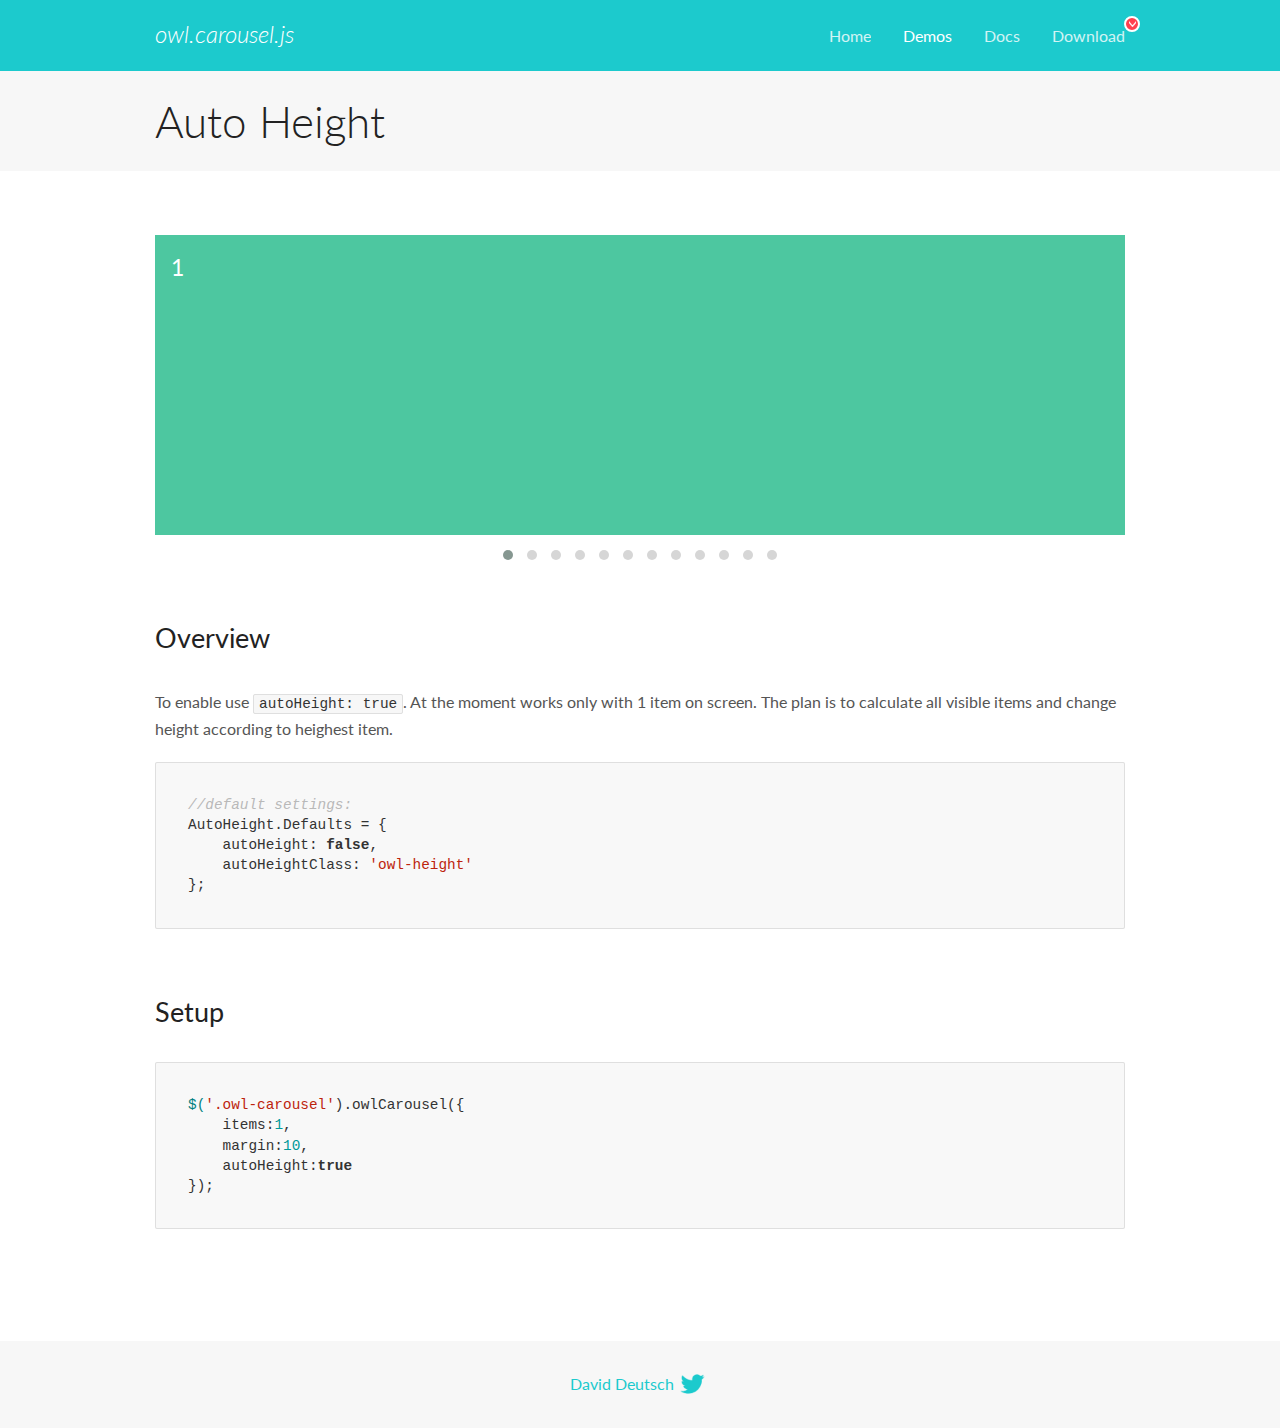
<file: assets/lib/owl.carousel/docs/demos/autoheight.html>
<!DOCTYPE html>
<html lang="en">
  <head>

    <!-- head -->
    <meta charset="utf-8">
    <meta name="msapplication-tap-highlight" content="no" />
    <meta name="viewport" content="width=device-width, initial-scale=1.0" />
    <meta name="description" content="autoHeight usage demo">
    <meta name="author" content="David Deutsch">
    <title>
      Auto Height Demo | Owl Carousel | 2.2.1
    </title>

    <!-- Stylesheets -->
    <link href='https://fonts.googleapis.com/css?family=Lato:300,400,700,400italic,300italic' rel='stylesheet' type='text/css'>
    <link rel="stylesheet" href="../assets/css/docs.theme.min.css">

    <!-- Owl Stylesheets -->
    <link rel="stylesheet" href="../assets/owlcarousel/assets/owl.carousel.min.css">
    <link rel="stylesheet" href="../assets/owlcarousel/assets/owl.theme.default.min.css">

    <!-- HTML5 shim and Respond.js IE8 support of HTML5 elements and media queries -->

    <!--[if lt IE 9]>
      <script src="https://oss.maxcdn.com/libs/html5shiv/3.7.0/html5shiv.js"></script>
      <script src="https://oss.maxcdn.com/libs/respond.js/1.3.0/respond.min.js"></script>
    <![endif]-->

    <!-- Favicons -->
    <link rel="apple-touch-icon-precomposed" sizes="144x144" href="../assets/ico/apple-touch-icon-144-precomposed.png">
    <link rel="shortcut icon" href="../assets/ico/favicon.png">
    <link rel="shortcut icon" href="favicon.ico">

    <!-- Yeah i know js should not be in header. Its required for demos.-->

    <!-- javascript -->
    <script src="../assets/vendors/jquery.min.js"></script>
    <script src="../assets/owlcarousel/owl.carousel.js"></script>
  </head>
  <body>

    <!-- header -->
    <header class="header">
      <div class="row">
        <div class="large-12 columns">
          <div class="brand left">
            <h3>
              <a href="/OwlCarousel2/">owl.carousel.js</a> 
            </h3>
          </div>
          <a id="toggle-nav" class="right">
            <span></span> <span></span> <span></span> 
          </a> 
          <div class="nav-bar">
            <ul class="clearfix">
              <li> <a href="/OwlCarousel2/index.html">Home</a>  </li>
              <li class="active">
                <a href="/OwlCarousel2/demos/demos.html">Demos</a> 
              </li>
              <li> <a href="/OwlCarousel2/docs/started-welcome.html">Docs</a>  </li>
              <li>
                <a href="https://github.com/OwlCarousel2/OwlCarousel2/archive/2.2.1.zip">Download</a> 
                <span class="download"></span> 
              </li>
            </ul>
          </div>
        </div>
      </div>
    </header>

    <!-- title -->
    <section class="title">
      <div class="row">
        <div class="large-12 columns">
          <h1>Auto Height</h1>
        </div>
      </div>
    </section>

    <!--  Demos -->
    <section id="demos">
      <div class="row">
        <div class="large-12 columns">
          <div class="owl-carousel owl-theme">
            <div class="item" style="height:300px">
              <h4>1</h4>
            </div>
            <div class="item" style="height:100px">
              <h4>2</h4>
            </div>
            <div class="item" style="height:500px">
              <h4>3</h4>
            </div>
            <div class="item" style="height:250px">
              <h4>4</h4>
            </div>
            <div class="item" style="height:400px">
              <h4>5</h4>
            </div>
            <div class="item" style="height:500px">
              <h4>6</h4>
            </div>
            <div class="item" style="height:600px">
              <h4>7</h4>
            </div>
            <div class="item" style="height:400px">
              <h4>8</h4>
            </div>
            <div class="item" style="height:300px">
              <h4>9</h4>
            </div>
            <div class="item" style="height:350px">
              <h4>10</h4>
            </div>
            <div class="item" style="height:200px">
              <h4>11</h4>
            </div>
            <div class="item" style="height:150px">
              <h4>12</h4>
            </div>
          </div>
          <h3 id="overview">Overview</h3>
          <p>To enable use <code>autoHeight: true</code>. At the moment works only with 1 item on screen. The plan is to calculate all visible items and change height according to heighest item.</p>
          <pre><code>//default settings:
AutoHeight.Defaults = {
    autoHeight: false,
    autoHeightClass: &#39;owl-height&#39;
};</code></pre>
          <h3 id="setup">Setup</h3>
          <pre><code>$(&#39;.owl-carousel&#39;).owlCarousel({
    items:1,
    margin:10,
    autoHeight:true
});</code></pre>
          <script>
            $(document).ready(function() {
              $('.owl-carousel').owlCarousel({
                items: 1,
                margin: 10,
                autoHeight: true
              });
            })
          </script>
        </div>
      </div>
    </section>

    <!-- footer -->
    <footer class="footer">
      <div class="row">
        <div class="large-12 columns">
          <h5>
            <a href="/OwlCarousel2/docs/support-contact.html">David Deutsch</a> 
            <a id="custom-tweet-button" href="https://twitter.com/share?url=https://github.com/OwlCarousel2/OwlCarousel2&text=Owl Carousel - This is so awesome! " target="_blank"></a> 
          </h5>
        </div>
      </div>
    </footer>

    <!-- vendors -->
    <script src="../assets/vendors/highlight.js"></script>
    <script src="../assets/js/app.js"></script>
  </body>
</html>
</file>
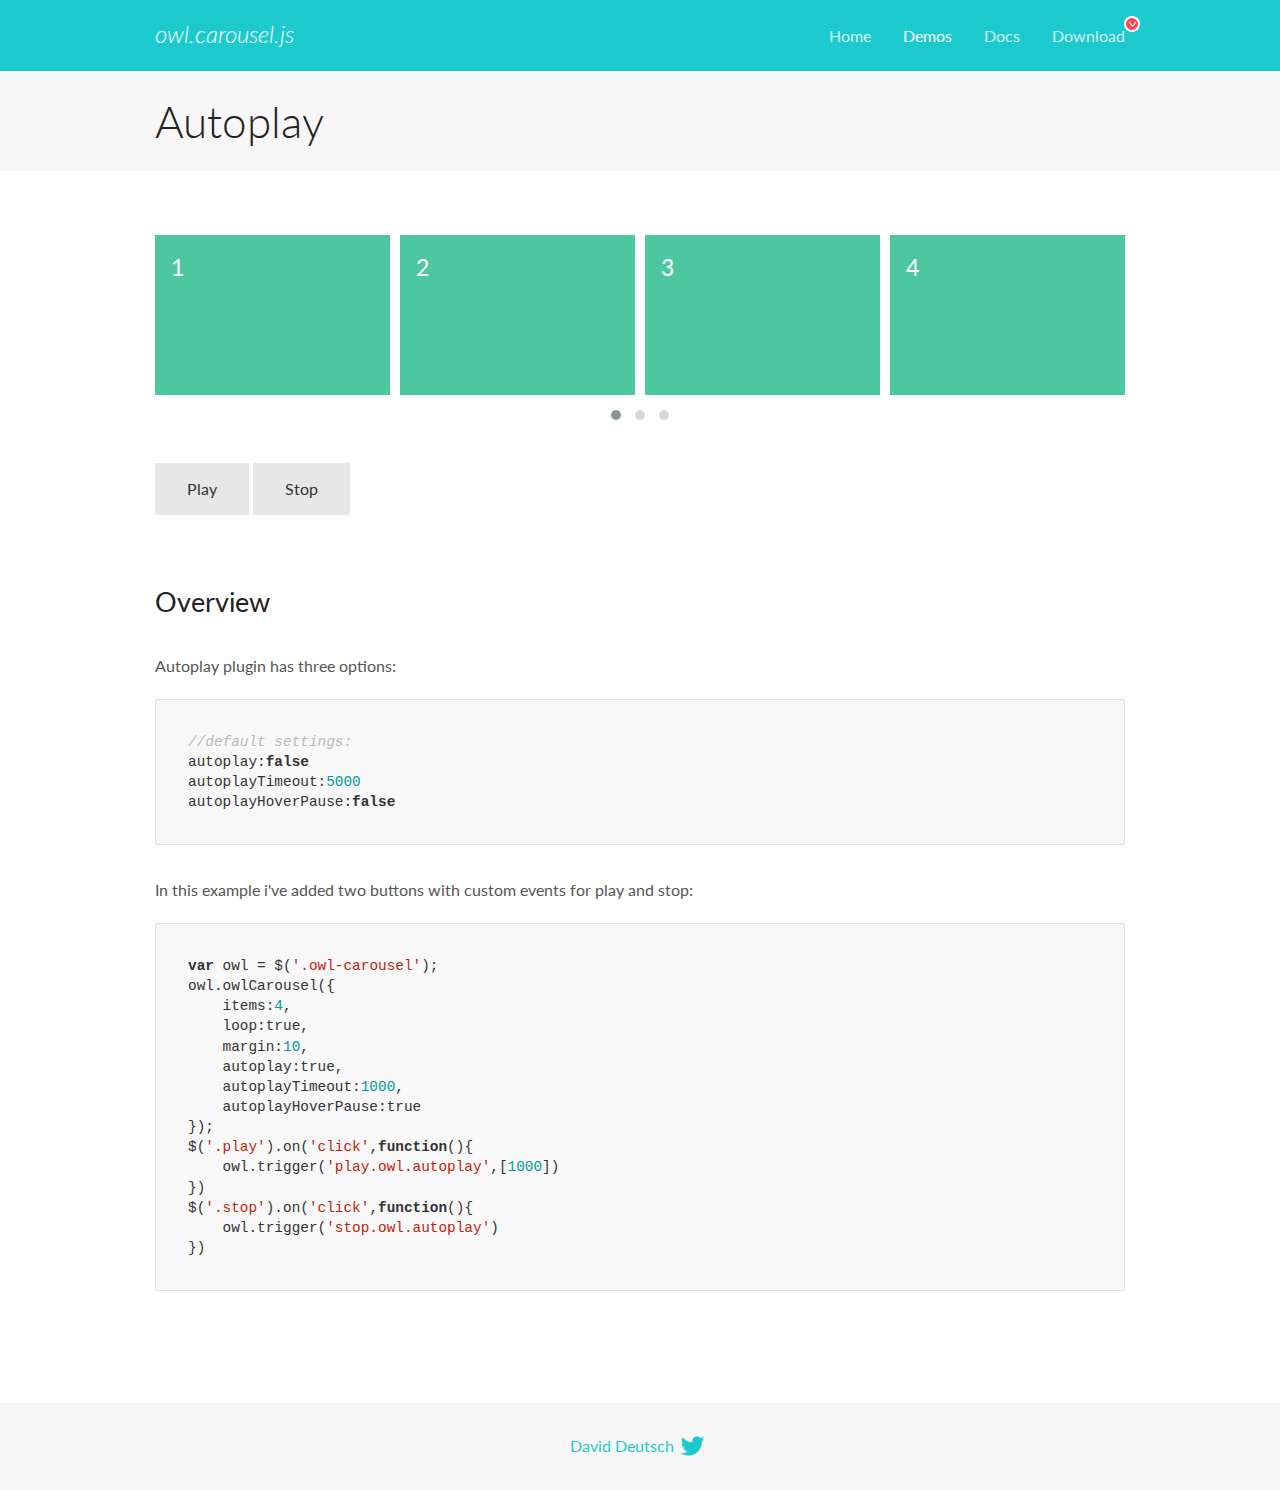
<file: assets/lib/owl.carousel/docs/demos/autoplay.html>
<!DOCTYPE html>
<html lang="en">
  <head>

    <!-- head -->
    <meta charset="utf-8">
    <meta name="msapplication-tap-highlight" content="no" />
    <meta name="viewport" content="width=device-width, initial-scale=1.0" />
    <meta name="description" content="Autoplay usage demo">
    <meta name="author" content="David Deutsch">
    <title>
      Autoplay Demo | Owl Carousel | 2.2.1
    </title>

    <!-- Stylesheets -->
    <link href='https://fonts.googleapis.com/css?family=Lato:300,400,700,400italic,300italic' rel='stylesheet' type='text/css'>
    <link rel="stylesheet" href="../assets/css/docs.theme.min.css">

    <!-- Owl Stylesheets -->
    <link rel="stylesheet" href="../assets/owlcarousel/assets/owl.carousel.min.css">
    <link rel="stylesheet" href="../assets/owlcarousel/assets/owl.theme.default.min.css">

    <!-- HTML5 shim and Respond.js IE8 support of HTML5 elements and media queries -->

    <!--[if lt IE 9]>
      <script src="https://oss.maxcdn.com/libs/html5shiv/3.7.0/html5shiv.js"></script>
      <script src="https://oss.maxcdn.com/libs/respond.js/1.3.0/respond.min.js"></script>
    <![endif]-->

    <!-- Favicons -->
    <link rel="apple-touch-icon-precomposed" sizes="144x144" href="../assets/ico/apple-touch-icon-144-precomposed.png">
    <link rel="shortcut icon" href="../assets/ico/favicon.png">
    <link rel="shortcut icon" href="favicon.ico">

    <!-- Yeah i know js should not be in header. Its required for demos.-->

    <!-- javascript -->
    <script src="../assets/vendors/jquery.min.js"></script>
    <script src="../assets/owlcarousel/owl.carousel.js"></script>
  </head>
  <body>

    <!-- header -->
    <header class="header">
      <div class="row">
        <div class="large-12 columns">
          <div class="brand left">
            <h3>
              <a href="/OwlCarousel2/">owl.carousel.js</a> 
            </h3>
          </div>
          <a id="toggle-nav" class="right">
            <span></span> <span></span> <span></span> 
          </a> 
          <div class="nav-bar">
            <ul class="clearfix">
              <li> <a href="/OwlCarousel2/index.html">Home</a>  </li>
              <li class="active">
                <a href="/OwlCarousel2/demos/demos.html">Demos</a> 
              </li>
              <li> <a href="/OwlCarousel2/docs/started-welcome.html">Docs</a>  </li>
              <li>
                <a href="https://github.com/OwlCarousel2/OwlCarousel2/archive/2.2.1.zip">Download</a> 
                <span class="download"></span> 
              </li>
            </ul>
          </div>
        </div>
      </div>
    </header>

    <!-- title -->
    <section class="title">
      <div class="row">
        <div class="large-12 columns">
          <h1>Autoplay</h1>
        </div>
      </div>
    </section>

    <!--  Demos -->
    <section id="demos">
      <div class="row">
        <div class="large-12 columns">
          <div class="owl-carousel owl-theme">
            <div class="item">
              <h4>1</h4>
            </div>
            <div class="item">
              <h4>2</h4>
            </div>
            <div class="item">
              <h4>3</h4>
            </div>
            <div class="item">
              <h4>4</h4>
            </div>
            <div class="item">
              <h4>5</h4>
            </div>
            <div class="item">
              <h4>6</h4>
            </div>
            <div class="item">
              <h4>7</h4>
            </div>
            <div class="item">
              <h4>8</h4>
            </div>
            <div class="item">
              <h4>9</h4>
            </div>
            <div class="item">
              <h4>10</h4>
            </div>
            <div class="item">
              <h4>11</h4>
            </div>
            <div class="item">
              <h4>12</h4>
            </div>
          </div>
          <a class="button secondary play">Play</a> 
          <a class="button secondary stop">Stop</a> 
          <h3 id="overview">Overview</h3>
          <p>Autoplay plugin has three options:</p>
          <pre><code>//default settings:
autoplay:false
autoplayTimeout:5000
autoplayHoverPause:false</code></pre>
          <p>In this example i&#39;ve added two buttons with custom events for play and stop:</p>
          <pre><code>var owl = $(&#39;.owl-carousel&#39;);
owl.owlCarousel({
    items:4,
    loop:true,
    margin:10,
    autoplay:true,
    autoplayTimeout:1000,
    autoplayHoverPause:true
});
$(&#39;.play&#39;).on(&#39;click&#39;,function(){
    owl.trigger(&#39;play.owl.autoplay&#39;,[1000])
})
$(&#39;.stop&#39;).on(&#39;click&#39;,function(){
    owl.trigger(&#39;stop.owl.autoplay&#39;)
})</code></pre>
          <script>
            $(document).ready(function() {
              var owl = $('.owl-carousel');
              owl.owlCarousel({
                items: 4,
                loop: true,
                margin: 10,
                autoplay: true,
                autoplayTimeout: 1000,
                autoplayHoverPause: true
              });
              $('.play').on('click', function() {
                owl.trigger('play.owl.autoplay', [1000])
              })
              $('.stop').on('click', function() {
                owl.trigger('stop.owl.autoplay')
              })
            })
          </script>
        </div>
      </div>
    </section>

    <!-- footer -->
    <footer class="footer">
      <div class="row">
        <div class="large-12 columns">
          <h5>
            <a href="/OwlCarousel2/docs/support-contact.html">David Deutsch</a> 
            <a id="custom-tweet-button" href="https://twitter.com/share?url=https://github.com/OwlCarousel2/OwlCarousel2&text=Owl Carousel - This is so awesome! " target="_blank"></a> 
          </h5>
        </div>
      </div>
    </footer>

    <!-- vendors -->
    <script src="../assets/vendors/highlight.js"></script>
    <script src="../assets/js/app.js"></script>
  </body>
</html>
</file>
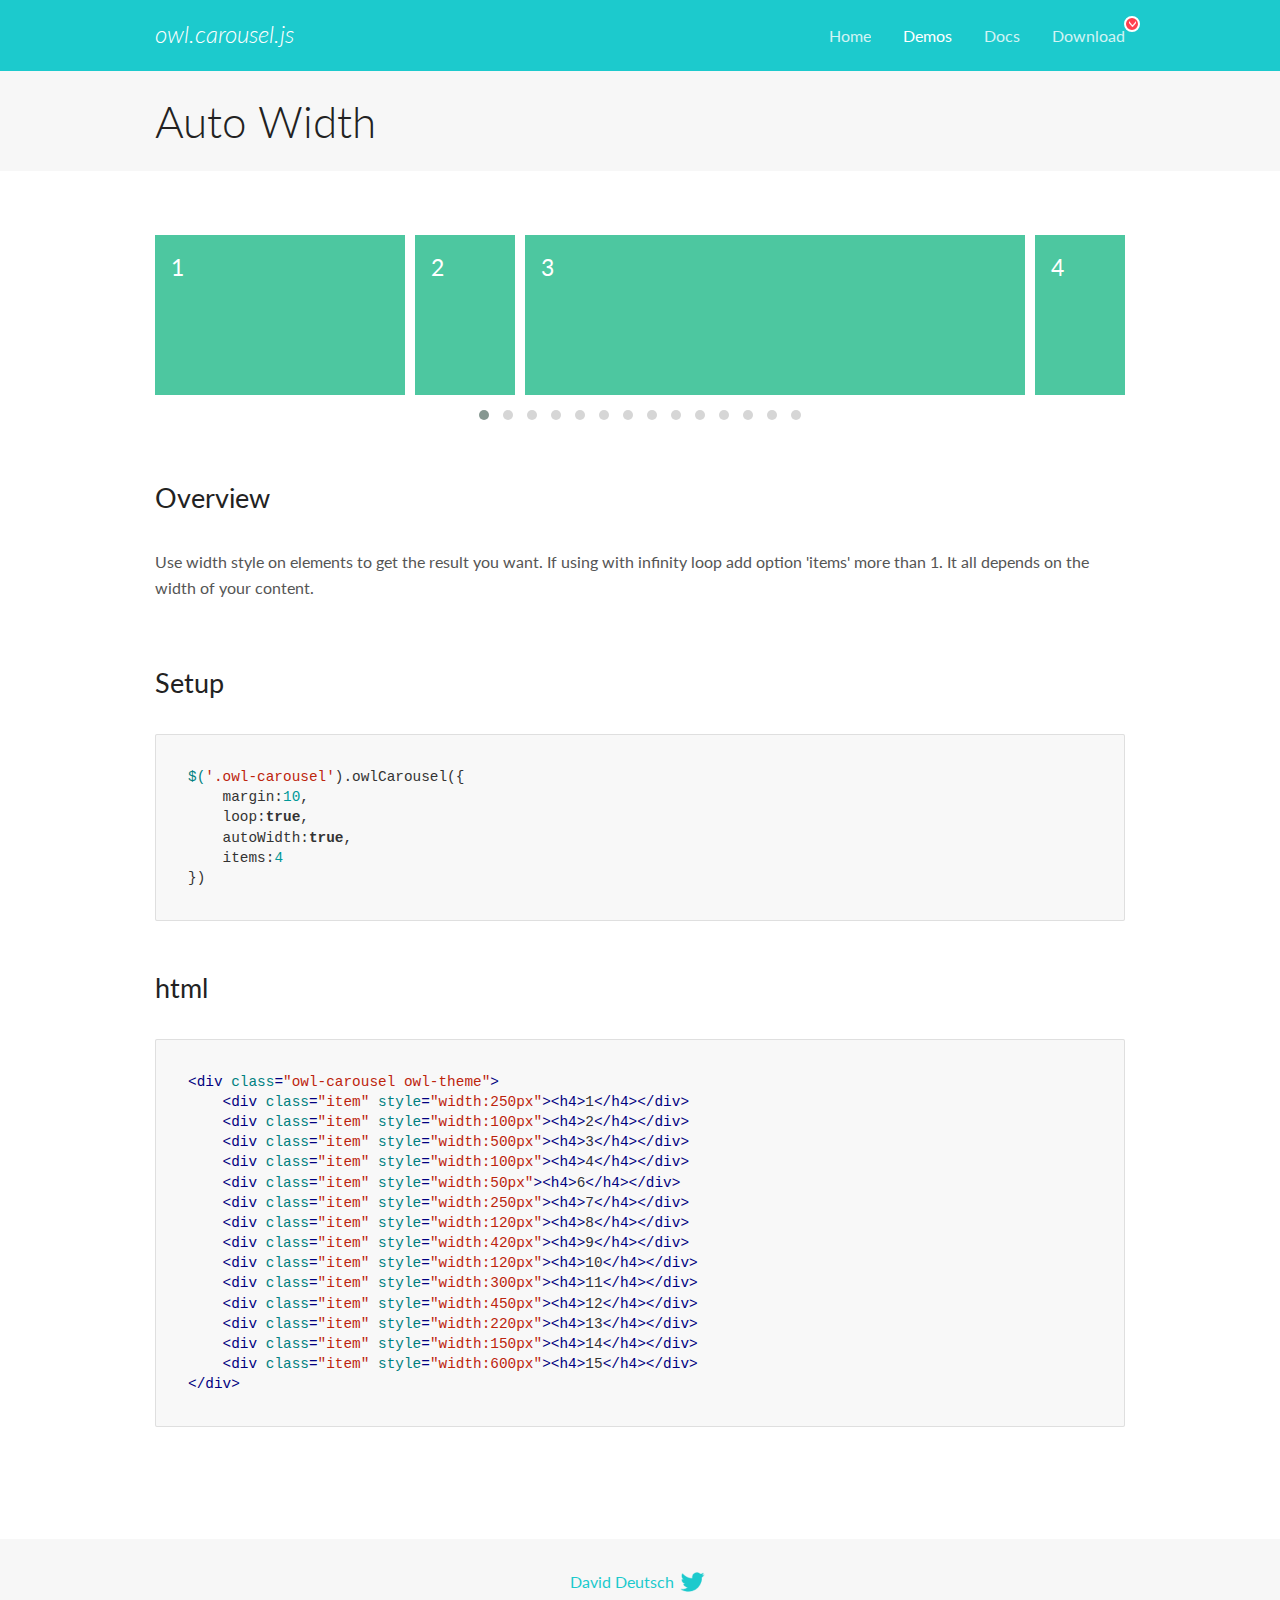
<file: assets/lib/owl.carousel/docs/demos/autowidth.html>
<!DOCTYPE html>
<html lang="en">
  <head>

    <!-- head -->
    <meta charset="utf-8">
    <meta name="msapplication-tap-highlight" content="no" />
    <meta name="viewport" content="width=device-width, initial-scale=1.0" />
    <meta name="description" content="Auto Width">
    <meta name="author" content="David Deutsch">
    <title>
      Auto Width Demo | Owl Carousel | 2.2.1
    </title>

    <!-- Stylesheets -->
    <link href='https://fonts.googleapis.com/css?family=Lato:300,400,700,400italic,300italic' rel='stylesheet' type='text/css'>
    <link rel="stylesheet" href="../assets/css/docs.theme.min.css">

    <!-- Owl Stylesheets -->
    <link rel="stylesheet" href="../assets/owlcarousel/assets/owl.carousel.min.css">
    <link rel="stylesheet" href="../assets/owlcarousel/assets/owl.theme.default.min.css">

    <!-- HTML5 shim and Respond.js IE8 support of HTML5 elements and media queries -->

    <!--[if lt IE 9]>
      <script src="https://oss.maxcdn.com/libs/html5shiv/3.7.0/html5shiv.js"></script>
      <script src="https://oss.maxcdn.com/libs/respond.js/1.3.0/respond.min.js"></script>
    <![endif]-->

    <!-- Favicons -->
    <link rel="apple-touch-icon-precomposed" sizes="144x144" href="../assets/ico/apple-touch-icon-144-precomposed.png">
    <link rel="shortcut icon" href="../assets/ico/favicon.png">
    <link rel="shortcut icon" href="favicon.ico">

    <!-- Yeah i know js should not be in header. Its required for demos.-->

    <!-- javascript -->
    <script src="../assets/vendors/jquery.min.js"></script>
    <script src="../assets/owlcarousel/owl.carousel.js"></script>
  </head>
  <body>

    <!-- header -->
    <header class="header">
      <div class="row">
        <div class="large-12 columns">
          <div class="brand left">
            <h3>
              <a href="/OwlCarousel2/">owl.carousel.js</a> 
            </h3>
          </div>
          <a id="toggle-nav" class="right">
            <span></span> <span></span> <span></span> 
          </a> 
          <div class="nav-bar">
            <ul class="clearfix">
              <li> <a href="/OwlCarousel2/index.html">Home</a>  </li>
              <li class="active">
                <a href="/OwlCarousel2/demos/demos.html">Demos</a> 
              </li>
              <li> <a href="/OwlCarousel2/docs/started-welcome.html">Docs</a>  </li>
              <li>
                <a href="https://github.com/OwlCarousel2/OwlCarousel2/archive/2.2.1.zip">Download</a> 
                <span class="download"></span> 
              </li>
            </ul>
          </div>
        </div>
      </div>
    </header>

    <!-- title -->
    <section class="title">
      <div class="row">
        <div class="large-12 columns">
          <h1>Auto Width</h1>
        </div>
      </div>
    </section>

    <!--  Demos -->
    <section id="demos">
      <div class="row">
        <div class="large-12 columns">
          <div class="owl-carousel owl-theme">
            <div class="item" style="width:250px">
              <h4>1</h4>
            </div>
            <div class="item" style="width:100px">
              <h4>2</h4>
            </div>
            <div class="item" style="width:500px">
              <h4>3</h4>
            </div>
            <div class="item" style="width:100px">
              <h4>4</h4>
            </div>
            <div class="item" style="width:50px">
              <h4>6</h4>
            </div>
            <div class="item" style="width:250px">
              <h4>7</h4>
            </div>
            <div class="item" style="width:120px">
              <h4>8</h4>
            </div>
            <div class="item" style="width:420px">
              <h4>9</h4>
            </div>
            <div class="item" style="width:120px">
              <h4>10</h4>
            </div>
            <div class="item" style="width:300px">
              <h4>11</h4>
            </div>
            <div class="item" style="width:450px">
              <h4>12</h4>
            </div>
            <div class="item" style="width:220px">
              <h4>13</h4>
            </div>
            <div class="item" style="width:150px">
              <h4>14</h4>
            </div>
            <div class="item" style="width:600px">
              <h4>15</h4>
            </div>
          </div>
          <h3 id="overview">Overview</h3>
          <p>Use width style on elements to get the result you want. If using with infinity loop add option &#39;items&#39; more than 1. It all depends on the width of your content.</p>
          <h3 id="setup">Setup</h3>
          <pre><code>$(&#39;.owl-carousel&#39;).owlCarousel({
    margin:10,
    loop:true,
    autoWidth:true,
    items:4
})</code></pre>
          <h3 id="html">html</h3>
          <pre><code>&lt;div class=&quot;owl-carousel owl-theme&quot;&gt;
    &lt;div class=&quot;item&quot; style=&quot;width:250px&quot;&gt;&lt;h4&gt;1&lt;/h4&gt;&lt;/div&gt;
    &lt;div class=&quot;item&quot; style=&quot;width:100px&quot;&gt;&lt;h4&gt;2&lt;/h4&gt;&lt;/div&gt;
    &lt;div class=&quot;item&quot; style=&quot;width:500px&quot;&gt;&lt;h4&gt;3&lt;/h4&gt;&lt;/div&gt;
    &lt;div class=&quot;item&quot; style=&quot;width:100px&quot;&gt;&lt;h4&gt;4&lt;/h4&gt;&lt;/div&gt;
    &lt;div class=&quot;item&quot; style=&quot;width:50px&quot;&gt;&lt;h4&gt;6&lt;/h4&gt;&lt;/div&gt;
    &lt;div class=&quot;item&quot; style=&quot;width:250px&quot;&gt;&lt;h4&gt;7&lt;/h4&gt;&lt;/div&gt;
    &lt;div class=&quot;item&quot; style=&quot;width:120px&quot;&gt;&lt;h4&gt;8&lt;/h4&gt;&lt;/div&gt;
    &lt;div class=&quot;item&quot; style=&quot;width:420px&quot;&gt;&lt;h4&gt;9&lt;/h4&gt;&lt;/div&gt;
    &lt;div class=&quot;item&quot; style=&quot;width:120px&quot;&gt;&lt;h4&gt;10&lt;/h4&gt;&lt;/div&gt;
    &lt;div class=&quot;item&quot; style=&quot;width:300px&quot;&gt;&lt;h4&gt;11&lt;/h4&gt;&lt;/div&gt;
    &lt;div class=&quot;item&quot; style=&quot;width:450px&quot;&gt;&lt;h4&gt;12&lt;/h4&gt;&lt;/div&gt;
    &lt;div class=&quot;item&quot; style=&quot;width:220px&quot;&gt;&lt;h4&gt;13&lt;/h4&gt;&lt;/div&gt;
    &lt;div class=&quot;item&quot; style=&quot;width:150px&quot;&gt;&lt;h4&gt;14&lt;/h4&gt;&lt;/div&gt;
    &lt;div class=&quot;item&quot; style=&quot;width:600px&quot;&gt;&lt;h4&gt;15&lt;/h4&gt;&lt;/div&gt;
&lt;/div&gt;</code></pre>
          <script>
            $(document).ready(function() {
              $('.owl-carousel').owlCarousel({
                margin: 10,
                loop: true,
                autoWidth: true,
                items: 4
              })
            })
          </script>
        </div>
      </div>
    </section>

    <!-- footer -->
    <footer class="footer">
      <div class="row">
        <div class="large-12 columns">
          <h5>
            <a href="/OwlCarousel2/docs/support-contact.html">David Deutsch</a> 
            <a id="custom-tweet-button" href="https://twitter.com/share?url=https://github.com/OwlCarousel2/OwlCarousel2&text=Owl Carousel - This is so awesome! " target="_blank"></a> 
          </h5>
        </div>
      </div>
    </footer>

    <!-- vendors -->
    <script src="../assets/vendors/highlight.js"></script>
    <script src="../assets/js/app.js"></script>
  </body>
</html>
</file>
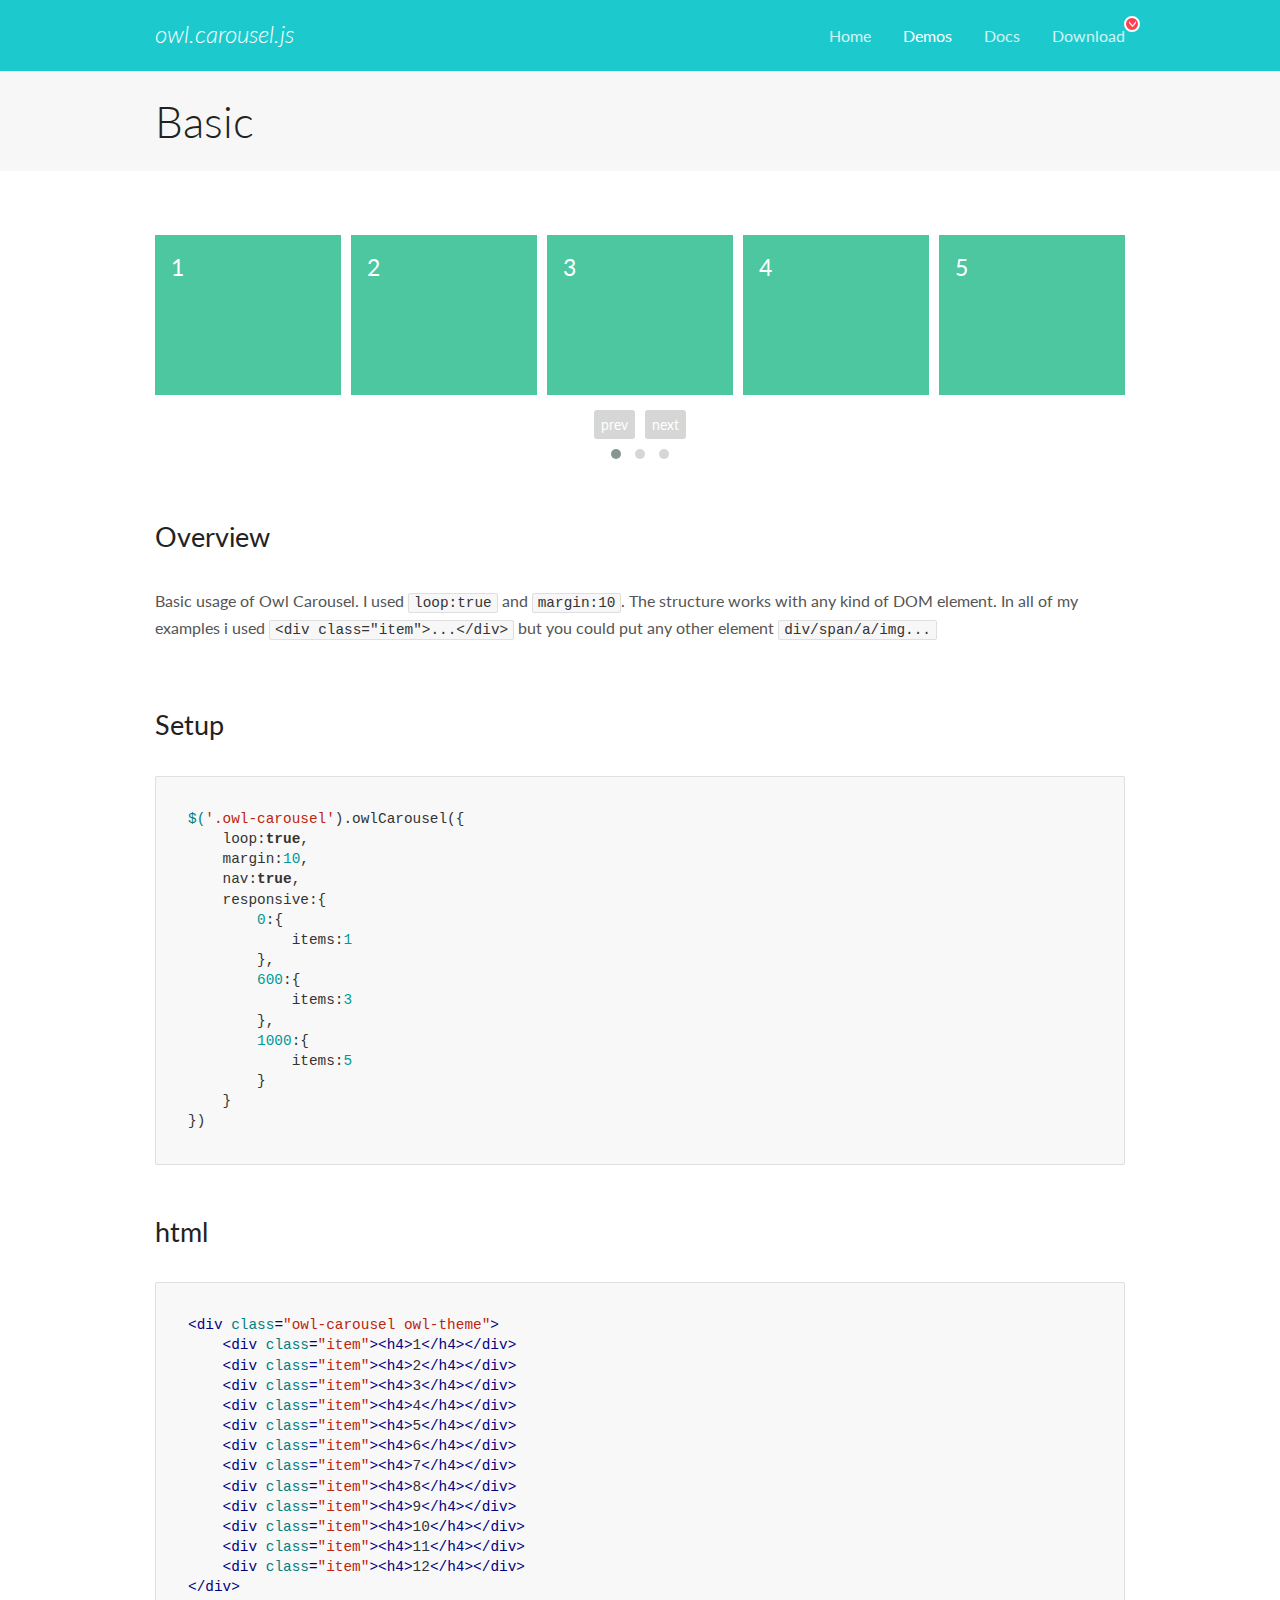
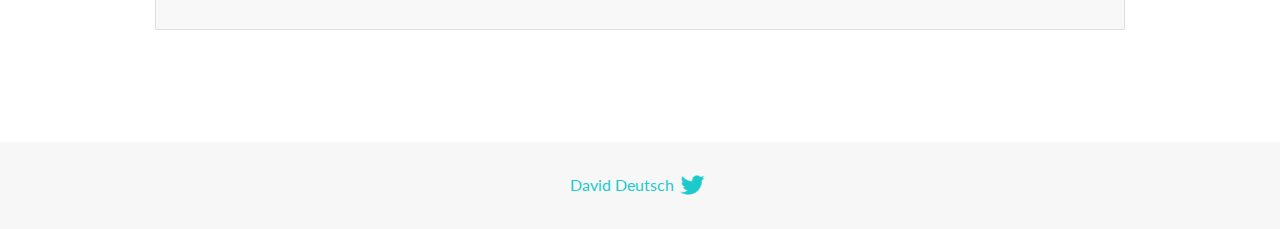
<file: assets/lib/owl.carousel/docs/demos/basic.html>
<!DOCTYPE html>
<html lang="en">
  <head>

    <!-- head -->
    <meta charset="utf-8">
    <meta name="msapplication-tap-highlight" content="no" />
    <meta name="viewport" content="width=device-width, initial-scale=1.0" />
    <meta name="description" content="Basic usage demo">
    <meta name="author" content="David Deutsch">
    <title>
      Basic Demo | Owl Carousel | 2.2.1
    </title>

    <!-- Stylesheets -->
    <link href='https://fonts.googleapis.com/css?family=Lato:300,400,700,400italic,300italic' rel='stylesheet' type='text/css'>
    <link rel="stylesheet" href="../assets/css/docs.theme.min.css">

    <!-- Owl Stylesheets -->
    <link rel="stylesheet" href="../assets/owlcarousel/assets/owl.carousel.min.css">
    <link rel="stylesheet" href="../assets/owlcarousel/assets/owl.theme.default.min.css">

    <!-- HTML5 shim and Respond.js IE8 support of HTML5 elements and media queries -->

    <!--[if lt IE 9]>
      <script src="https://oss.maxcdn.com/libs/html5shiv/3.7.0/html5shiv.js"></script>
      <script src="https://oss.maxcdn.com/libs/respond.js/1.3.0/respond.min.js"></script>
    <![endif]-->

    <!-- Favicons -->
    <link rel="apple-touch-icon-precomposed" sizes="144x144" href="../assets/ico/apple-touch-icon-144-precomposed.png">
    <link rel="shortcut icon" href="../assets/ico/favicon.png">
    <link rel="shortcut icon" href="favicon.ico">

    <!-- Yeah i know js should not be in header. Its required for demos.-->

    <!-- javascript -->
    <script src="../assets/vendors/jquery.min.js"></script>
    <script src="../assets/owlcarousel/owl.carousel.js"></script>
  </head>
  <body>

    <!-- header -->
    <header class="header">
      <div class="row">
        <div class="large-12 columns">
          <div class="brand left">
            <h3>
              <a href="/OwlCarousel2/">owl.carousel.js</a> 
            </h3>
          </div>
          <a id="toggle-nav" class="right">
            <span></span> <span></span> <span></span> 
          </a> 
          <div class="nav-bar">
            <ul class="clearfix">
              <li> <a href="/OwlCarousel2/index.html">Home</a>  </li>
              <li class="active">
                <a href="/OwlCarousel2/demos/demos.html">Demos</a> 
              </li>
              <li> <a href="/OwlCarousel2/docs/started-welcome.html">Docs</a>  </li>
              <li>
                <a href="https://github.com/OwlCarousel2/OwlCarousel2/archive/2.2.1.zip">Download</a> 
                <span class="download"></span> 
              </li>
            </ul>
          </div>
        </div>
      </div>
    </header>

    <!-- title -->
    <section class="title">
      <div class="row">
        <div class="large-12 columns">
          <h1>Basic</h1>
        </div>
      </div>
    </section>

    <!--  Demos -->
    <section id="demos">
      <div class="row">
        <div class="large-12 columns">
          <div class="owl-carousel owl-theme">
            <div class="item">
              <h4>1</h4>
            </div>
            <div class="item">
              <h4>2</h4>
            </div>
            <div class="item">
              <h4>3</h4>
            </div>
            <div class="item">
              <h4>4</h4>
            </div>
            <div class="item">
              <h4>5</h4>
            </div>
            <div class="item">
              <h4>6</h4>
            </div>
            <div class="item">
              <h4>7</h4>
            </div>
            <div class="item">
              <h4>8</h4>
            </div>
            <div class="item">
              <h4>9</h4>
            </div>
            <div class="item">
              <h4>10</h4>
            </div>
            <div class="item">
              <h4>11</h4>
            </div>
            <div class="item">
              <h4>12</h4>
            </div>
          </div>
          <h3 id="overview">Overview</h3>
          <p>Basic usage of Owl Carousel. I used <code>loop:true</code> and <code>margin:10</code>. The structure works with any kind of DOM element. In all of my examples i used <code>&lt;div class=&quot;item&quot;&gt;...&lt;/div&gt;</code> but you could
            put any other element <code>div/span/a/img...</code></p>
          <h3 id="setup">Setup</h3>
          <pre><code>$(&#39;.owl-carousel&#39;).owlCarousel({
    loop:true,
    margin:10,
    nav:true,
    responsive:{
        0:{
            items:1
        },
        600:{
            items:3
        },
        1000:{
            items:5
        }
    }
})</code></pre>
          <h3 id="html">html</h3>
          <pre><code>&lt;div class=&quot;owl-carousel owl-theme&quot;&gt;
    &lt;div class=&quot;item&quot;&gt;&lt;h4&gt;1&lt;/h4&gt;&lt;/div&gt;
    &lt;div class=&quot;item&quot;&gt;&lt;h4&gt;2&lt;/h4&gt;&lt;/div&gt;
    &lt;div class=&quot;item&quot;&gt;&lt;h4&gt;3&lt;/h4&gt;&lt;/div&gt;
    &lt;div class=&quot;item&quot;&gt;&lt;h4&gt;4&lt;/h4&gt;&lt;/div&gt;
    &lt;div class=&quot;item&quot;&gt;&lt;h4&gt;5&lt;/h4&gt;&lt;/div&gt;
    &lt;div class=&quot;item&quot;&gt;&lt;h4&gt;6&lt;/h4&gt;&lt;/div&gt;
    &lt;div class=&quot;item&quot;&gt;&lt;h4&gt;7&lt;/h4&gt;&lt;/div&gt;
    &lt;div class=&quot;item&quot;&gt;&lt;h4&gt;8&lt;/h4&gt;&lt;/div&gt;
    &lt;div class=&quot;item&quot;&gt;&lt;h4&gt;9&lt;/h4&gt;&lt;/div&gt;
    &lt;div class=&quot;item&quot;&gt;&lt;h4&gt;10&lt;/h4&gt;&lt;/div&gt;
    &lt;div class=&quot;item&quot;&gt;&lt;h4&gt;11&lt;/h4&gt;&lt;/div&gt;
    &lt;div class=&quot;item&quot;&gt;&lt;h4&gt;12&lt;/h4&gt;&lt;/div&gt;
&lt;/div&gt;</code></pre>
          <script>
            $(document).ready(function() {
              var owl = $('.owl-carousel');
              owl.owlCarousel({
                margin: 10,
                nav: true,
                loop: true,
                responsive: {
                  0: {
                    items: 1
                  },
                  600: {
                    items: 3
                  },
                  1000: {
                    items: 5
                  }
                }
              })
            })
          </script>
        </div>
      </div>
    </section>

    <!-- footer -->
    <footer class="footer">
      <div class="row">
        <div class="large-12 columns">
          <h5>
            <a href="/OwlCarousel2/docs/support-contact.html">David Deutsch</a> 
            <a id="custom-tweet-button" href="https://twitter.com/share?url=https://github.com/OwlCarousel2/OwlCarousel2&text=Owl Carousel - This is so awesome! " target="_blank"></a> 
          </h5>
        </div>
      </div>
    </footer>

    <!-- vendors -->
    <script src="../assets/vendors/highlight.js"></script>
    <script src="../assets/js/app.js"></script>
  </body>
</html>
</file>
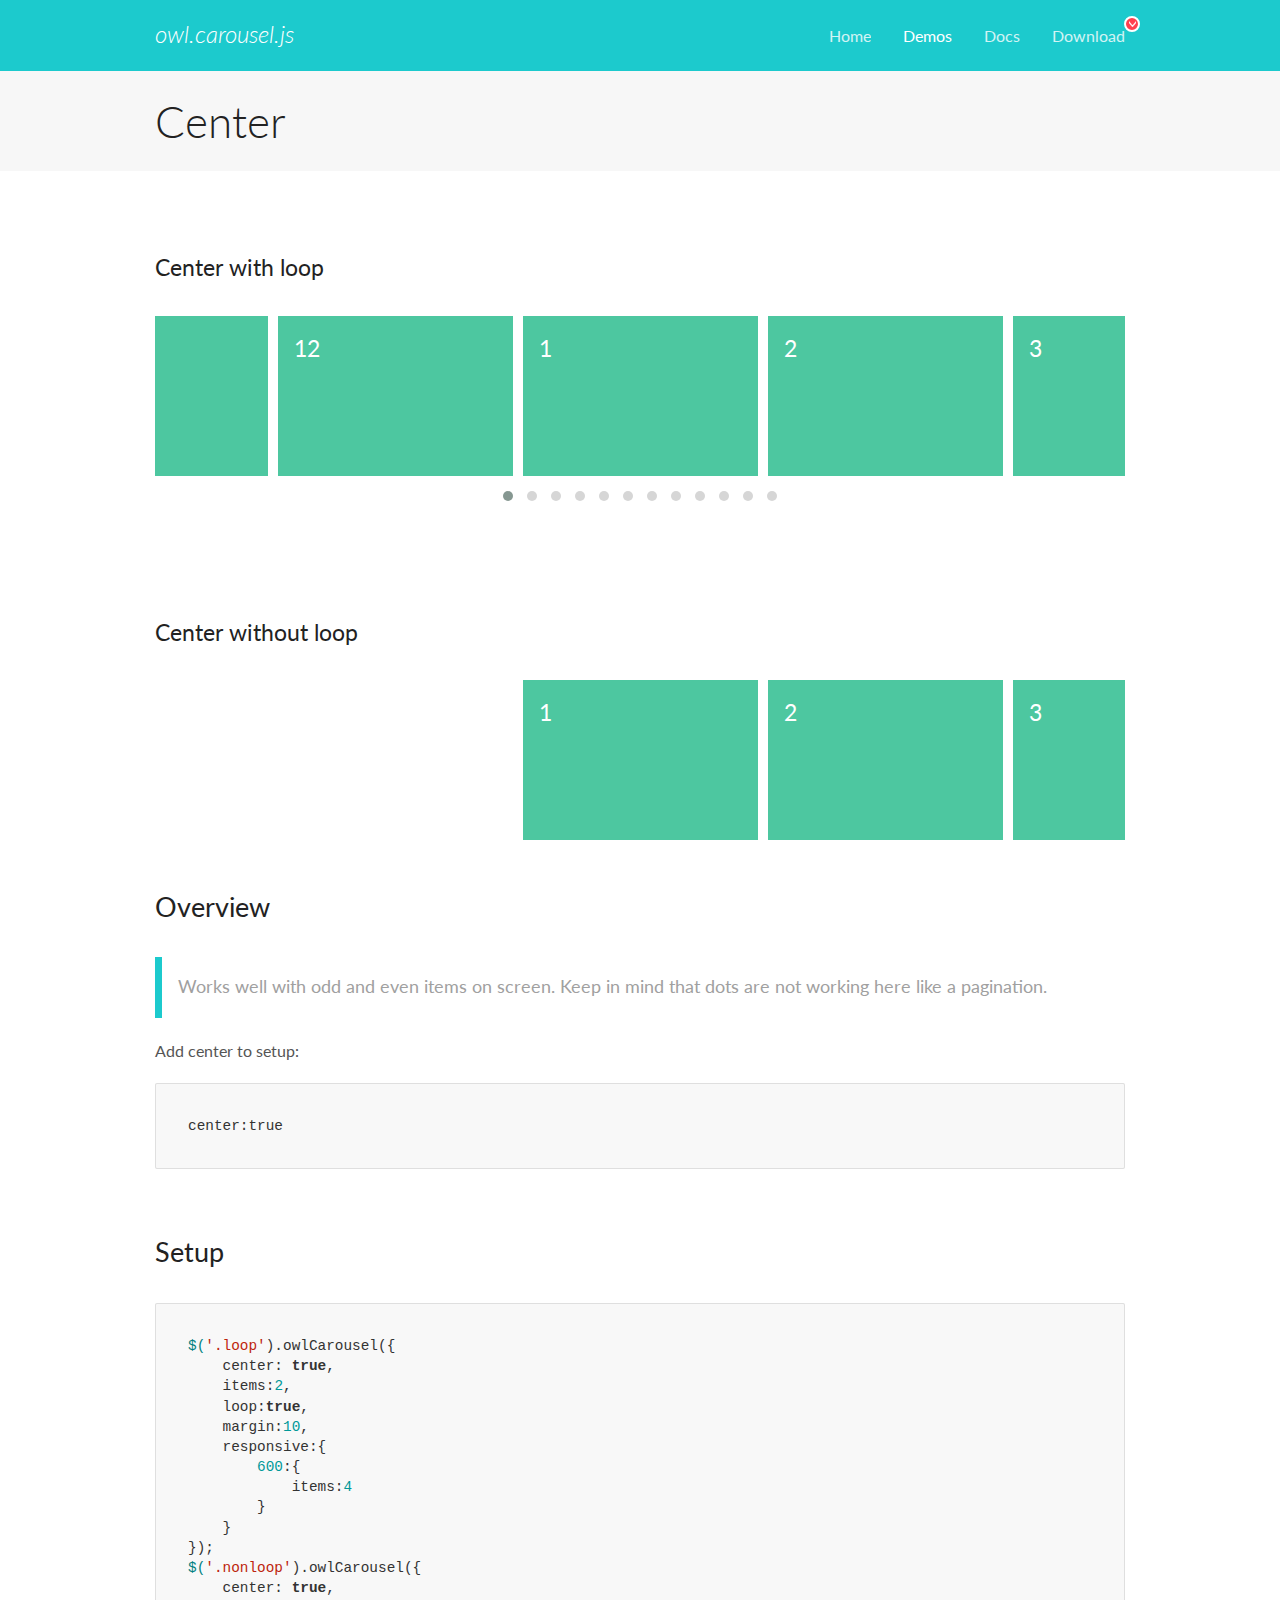
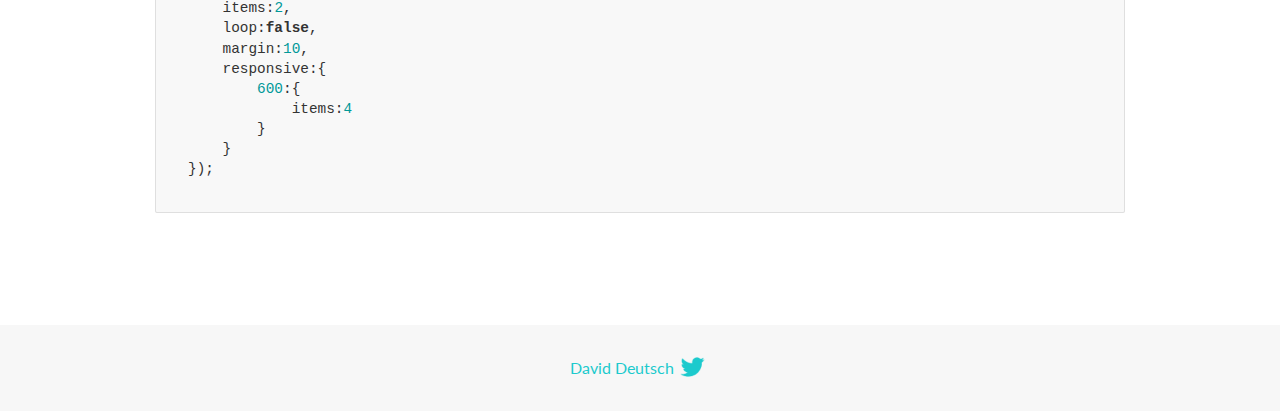
<file: assets/lib/owl.carousel/docs/demos/center.html>
<!DOCTYPE html>
<html lang="en">
  <head>

    <!-- head -->
    <meta charset="utf-8">
    <meta name="msapplication-tap-highlight" content="no" />
    <meta name="viewport" content="width=device-width, initial-scale=1.0" />
    <meta name="description" content="Center carousel">
    <meta name="author" content="David Deutsch">
    <title>
      Center Demo | Owl Carousel | 2.2.1
    </title>

    <!-- Stylesheets -->
    <link href='https://fonts.googleapis.com/css?family=Lato:300,400,700,400italic,300italic' rel='stylesheet' type='text/css'>
    <link rel="stylesheet" href="../assets/css/docs.theme.min.css">

    <!-- Owl Stylesheets -->
    <link rel="stylesheet" href="../assets/owlcarousel/assets/owl.carousel.min.css">
    <link rel="stylesheet" href="../assets/owlcarousel/assets/owl.theme.default.min.css">

    <!-- HTML5 shim and Respond.js IE8 support of HTML5 elements and media queries -->

    <!--[if lt IE 9]>
      <script src="https://oss.maxcdn.com/libs/html5shiv/3.7.0/html5shiv.js"></script>
      <script src="https://oss.maxcdn.com/libs/respond.js/1.3.0/respond.min.js"></script>
    <![endif]-->

    <!-- Favicons -->
    <link rel="apple-touch-icon-precomposed" sizes="144x144" href="../assets/ico/apple-touch-icon-144-precomposed.png">
    <link rel="shortcut icon" href="../assets/ico/favicon.png">
    <link rel="shortcut icon" href="favicon.ico">

    <!-- Yeah i know js should not be in header. Its required for demos.-->

    <!-- javascript -->
    <script src="../assets/vendors/jquery.min.js"></script>
    <script src="../assets/owlcarousel/owl.carousel.js"></script>
  </head>
  <body>

    <!-- header -->
    <header class="header">
      <div class="row">
        <div class="large-12 columns">
          <div class="brand left">
            <h3>
              <a href="/OwlCarousel2/">owl.carousel.js</a> 
            </h3>
          </div>
          <a id="toggle-nav" class="right">
            <span></span> <span></span> <span></span> 
          </a> 
          <div class="nav-bar">
            <ul class="clearfix">
              <li> <a href="/OwlCarousel2/index.html">Home</a>  </li>
              <li class="active">
                <a href="/OwlCarousel2/demos/demos.html">Demos</a> 
              </li>
              <li> <a href="/OwlCarousel2/docs/started-welcome.html">Docs</a>  </li>
              <li>
                <a href="https://github.com/OwlCarousel2/OwlCarousel2/archive/2.2.1.zip">Download</a> 
                <span class="download"></span> 
              </li>
            </ul>
          </div>
        </div>
      </div>
    </header>

    <!-- title -->
    <section class="title">
      <div class="row">
        <div class="large-12 columns">
          <h1>Center</h1>
        </div>
      </div>
    </section>

    <!--  Demos -->
    <section id="demos">
      <div class="row">
        <div class="large-12 columns">
          <h4 id="center-with-loop">Center with loop</h4>
          <div class="loop owl-carousel owl-theme">
            <div class="item">
              <h4>1</h4>
            </div>
            <div class="item">
              <h4>2</h4>
            </div>
            <div class="item">
              <h4>3</h4>
            </div>
            <div class="item">
              <h4>4</h4>
            </div>
            <div class="item">
              <h4>5</h4>
            </div>
            <div class="item">
              <h4>6</h4>
            </div>
            <div class="item">
              <h4>7</h4>
            </div>
            <div class="item">
              <h4>8</h4>
            </div>
            <div class="item">
              <h4>9</h4>
            </div>
            <div class="item">
              <h4>10</h4>
            </div>
            <div class="item">
              <h4>11</h4>
            </div>
            <div class="item">
              <h4>12</h4>
            </div>
          </div>
          <br>
          <h4 id="center-without-loop">Center without loop</h4>
          <div class="nonloop owl-carousel">
            <div class="item">
              <h4>1</h4>
            </div>
            <div class="item">
              <h4>2</h4>
            </div>
            <div class="item">
              <h4>3</h4>
            </div>
            <div class="item">
              <h4>4</h4>
            </div>
            <div class="item">
              <h4>5</h4>
            </div>
            <div class="item">
              <h4>6</h4>
            </div>
            <div class="item">
              <h4>7</h4>
            </div>
            <div class="item">
              <h4>8</h4>
            </div>
            <div class="item">
              <h4>9</h4>
            </div>
            <div class="item">
              <h4>10</h4>
            </div>
            <div class="item">
              <h4>11</h4>
            </div>
            <div class="item">
              <h4>12</h4>
            </div>
          </div>
          <h3 id="overview">Overview</h3>
          <blockquote>
            <p>Works well with odd and even items on screen. Keep in mind that dots are not working here like a pagination.</p>
          </blockquote>
          <p>Add center to setup:</p>
          <pre><code>center:true</code></pre>
          <h3 id="setup">Setup</h3>
          <pre><code>$(&#39;.loop&#39;).owlCarousel({
    center: true,
    items:2,
    loop:true,
    margin:10,
    responsive:{
        600:{
            items:4
        }
    }
});
$(&#39;.nonloop&#39;).owlCarousel({
    center: true,
    items:2,
    loop:false,
    margin:10,
    responsive:{
        600:{
            items:4
        }
    }
});</code></pre>
          <script>
            jQuery(document).ready(function($) {
              $('.loop').owlCarousel({
                center: true,
                items: 2,
                loop: true,
                margin: 10,
                responsive: {
                  600: {
                    items: 4
                  }
                }
              });
              $('.nonloop').owlCarousel({
                center: true,
                items: 2,
                loop: false,
                margin: 10,
                responsive: {
                  600: {
                    items: 4
                  }
                }
              });
            });
          </script>
        </div>
      </div>
    </section>

    <!-- footer -->
    <footer class="footer">
      <div class="row">
        <div class="large-12 columns">
          <h5>
            <a href="/OwlCarousel2/docs/support-contact.html">David Deutsch</a> 
            <a id="custom-tweet-button" href="https://twitter.com/share?url=https://github.com/OwlCarousel2/OwlCarousel2&text=Owl Carousel - This is so awesome! " target="_blank"></a> 
          </h5>
        </div>
      </div>
    </footer>

    <!-- vendors -->
    <script src="../assets/vendors/highlight.js"></script>
    <script src="../assets/js/app.js"></script>
  </body>
</html>
</file>
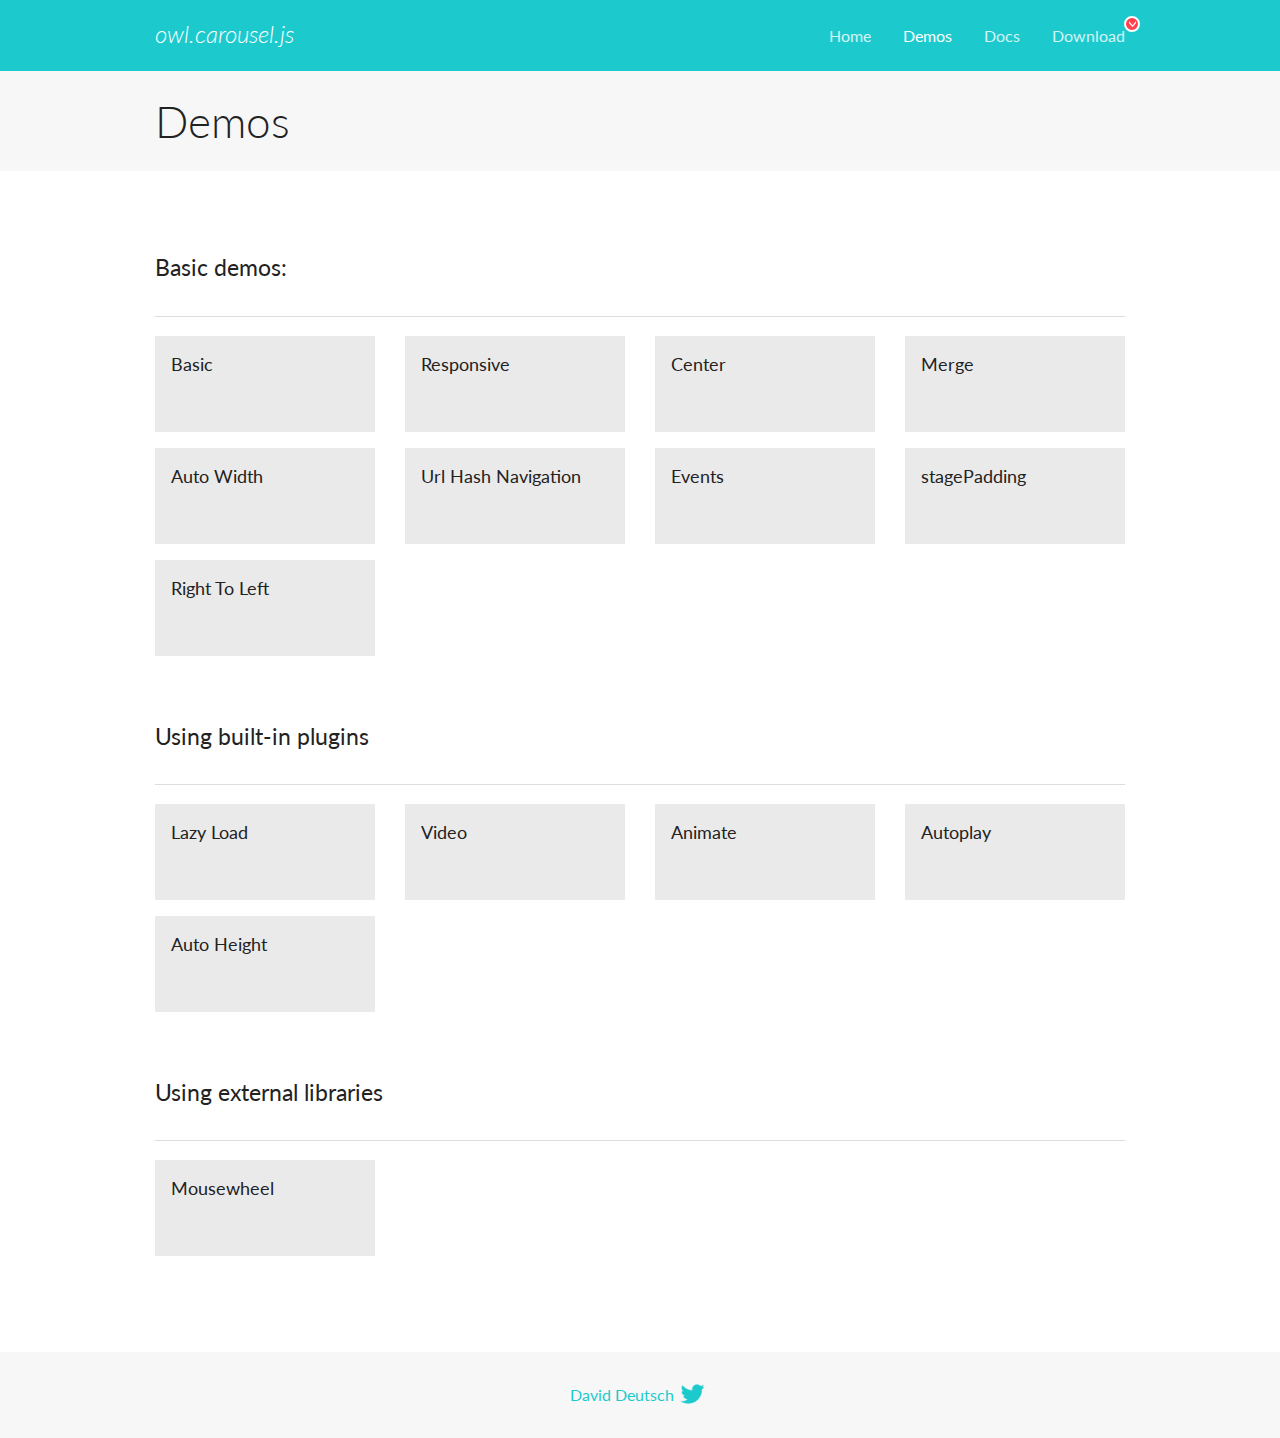
<file: assets/lib/owl.carousel/docs/demos/demos.html>
<!DOCTYPE html>
<html lang="en">
  <head>

    <!-- head -->
    <meta charset="utf-8">
    <meta name="msapplication-tap-highlight" content="no" />
    <meta name="viewport" content="width=device-width, initial-scale=1.0" />
    <meta name="description" content="A list of Owl Carousel examples.">
    <meta name="author" content="David Deutsch">
    <title>
      Demos | Owl Carousel | 2.2.1
    </title>

    <!-- Stylesheets -->
    <link href='https://fonts.googleapis.com/css?family=Lato:300,400,700,400italic,300italic' rel='stylesheet' type='text/css'>
    <link rel="stylesheet" href="../assets/css/docs.theme.min.css">

    <!-- Owl Stylesheets -->
    <link rel="stylesheet" href="../assets/owlcarousel/assets/owl.carousel.min.css">
    <link rel="stylesheet" href="../assets/owlcarousel/assets/owl.theme.default.min.css">

    <!-- HTML5 shim and Respond.js IE8 support of HTML5 elements and media queries -->

    <!--[if lt IE 9]>
      <script src="https://oss.maxcdn.com/libs/html5shiv/3.7.0/html5shiv.js"></script>
      <script src="https://oss.maxcdn.com/libs/respond.js/1.3.0/respond.min.js"></script>
    <![endif]-->

    <!-- Favicons -->
    <link rel="apple-touch-icon-precomposed" sizes="144x144" href="../assets/ico/apple-touch-icon-144-precomposed.png">
    <link rel="shortcut icon" href="../assets/ico/favicon.png">
    <link rel="shortcut icon" href="favicon.ico">

    <!-- Yeah i know js should not be in header. Its required for demos.-->

    <!-- javascript -->
    <script src="../assets/vendors/jquery.min.js"></script>
    <script src="../assets/owlcarousel/owl.carousel.js"></script>
  </head>
  <body>

    <!-- header -->
    <header class="header">
      <div class="row">
        <div class="large-12 columns">
          <div class="brand left">
            <h3>
              <a href="/OwlCarousel2/">owl.carousel.js</a> 
            </h3>
          </div>
          <a id="toggle-nav" class="right">
            <span></span> <span></span> <span></span> 
          </a> 
          <div class="nav-bar">
            <ul class="clearfix">
              <li> <a href="/OwlCarousel2/index.html">Home</a>  </li>
              <li class="active">
                <a href="/OwlCarousel2/demos/demos.html">Demos</a> 
              </li>
              <li> <a href="/OwlCarousel2/docs/started-welcome.html">Docs</a>  </li>
              <li>
                <a href="https://github.com/OwlCarousel2/OwlCarousel2/archive/2.2.1.zip">Download</a> 
                <span class="download"></span> 
              </li>
            </ul>
          </div>
        </div>
      </div>
    </header>

    <!-- title -->
    <section class="title">
      <div class="row">
        <div class="large-12 columns">
          <h1>Demos</h1>
        </div>
      </div>
    </section>

    <!--  Demos -->
    <section id="demos">
      <div class="row">
        <div class="large-12 columns">
          <h4 id="basic-demos-">Basic demos:</h4>
          <hr>
          <div class="demo-list">
            <div class="row">
              <div class="small-6 medium-4 large-3 columns">
                <a href="basic.html" class="demo-block">
                  <h5>Basic </h5>
                </a> 
              </div>
              <div class="small-6 medium-4 large-3 columns">
                <a href="responsive.html" class="demo-block">
                  <h5>Responsive </h5>
                </a> 
              </div>
              <div class="small-6 medium-4 large-3 columns">
                <a href="center.html" class="demo-block">
                  <h5>Center </h5>
                </a> 
              </div>
              <div class="small-6 medium-4 large-3 columns">
                <a href="merge.html" class="demo-block">
                  <h5>Merge </h5>
                </a> 
              </div>
              <div class="small-6 medium-4 large-3 columns">
                <a href="autowidth.html" class="demo-block">
                  <h5>Auto Width </h5>
                </a> 
              </div>
              <div class="small-6 medium-4 large-3 columns">
                <a href="urlhashnav.html" class="demo-block">
                  <h5>Url Hash Navigation </h5>
                </a> 
              </div>
              <div class="small-6 medium-4 large-3 columns">
                <a href="events.html" class="demo-block">
                  <h5>Events </h5>
                </a> 
              </div>
              <div class="small-6 medium-4 large-3 columns">
                <a href="stagepadding.html" class="demo-block">
                  <h5>stagePadding </h5>
                </a> 
              </div>
              <div class="small-6 medium-4 large-3 columns">
                <a href="rtl.html" class="demo-block">
                  <h5>Right To Left </h5>
                </a> 
              </div>
            </div>
          </div>
          <h4 id="using-built-in-plugins">Using built-in plugins</h4>
          <hr>
          <div class="demo-list">
            <div class="row">
              <div class="small-6 medium-4 large-3 columns">
                <a href="lazyLoad.html" class="demo-block">
                  <h5>Lazy Load </h5>
                </a> 
              </div>
              <div class="small-6 medium-4 large-3 columns">
                <a href="video.html" class="demo-block">
                  <h5>Video </h5>
                </a> 
              </div>
              <div class="small-6 medium-4 large-3 columns">
                <a href="animate.html" class="demo-block">
                  <h5>Animate </h5>
                </a> 
              </div>
              <div class="small-6 medium-4 large-3 columns">
                <a href="autoplay.html" class="demo-block">
                  <h5>Autoplay </h5>
                </a> 
              </div>
              <div class="small-6 medium-4 large-3 columns">
                <a href="autoheight.html" class="demo-block">
                  <h5>Auto Height </h5>
                </a> 
              </div>
            </div>
          </div>
          <h4 id="using-external-libraries">Using external libraries</h4>
          <hr>
          <div class="demo-list">
            <div class="row">
              <div class="small-6 medium-4 large-3 columns">
                <a href="mousewheel.html" class="demo-block">
                  <h5>Mousewheel </h5>
                </a> 
              </div>
            </div>
          </div>
        </div>
      </div>
    </section>

    <!-- footer -->
    <footer class="footer">
      <div class="row">
        <div class="large-12 columns">
          <h5>
            <a href="/OwlCarousel2/docs/support-contact.html">David Deutsch</a> 
            <a id="custom-tweet-button" href="https://twitter.com/share?url=https://github.com/OwlCarousel2/OwlCarousel2&text=Owl Carousel - This is so awesome! " target="_blank"></a> 
          </h5>
        </div>
      </div>
    </footer>

    <!-- vendors -->
    <script src="../assets/vendors/highlight.js"></script>
    <script src="../assets/js/app.js"></script>
  </body>
</html>
</file>
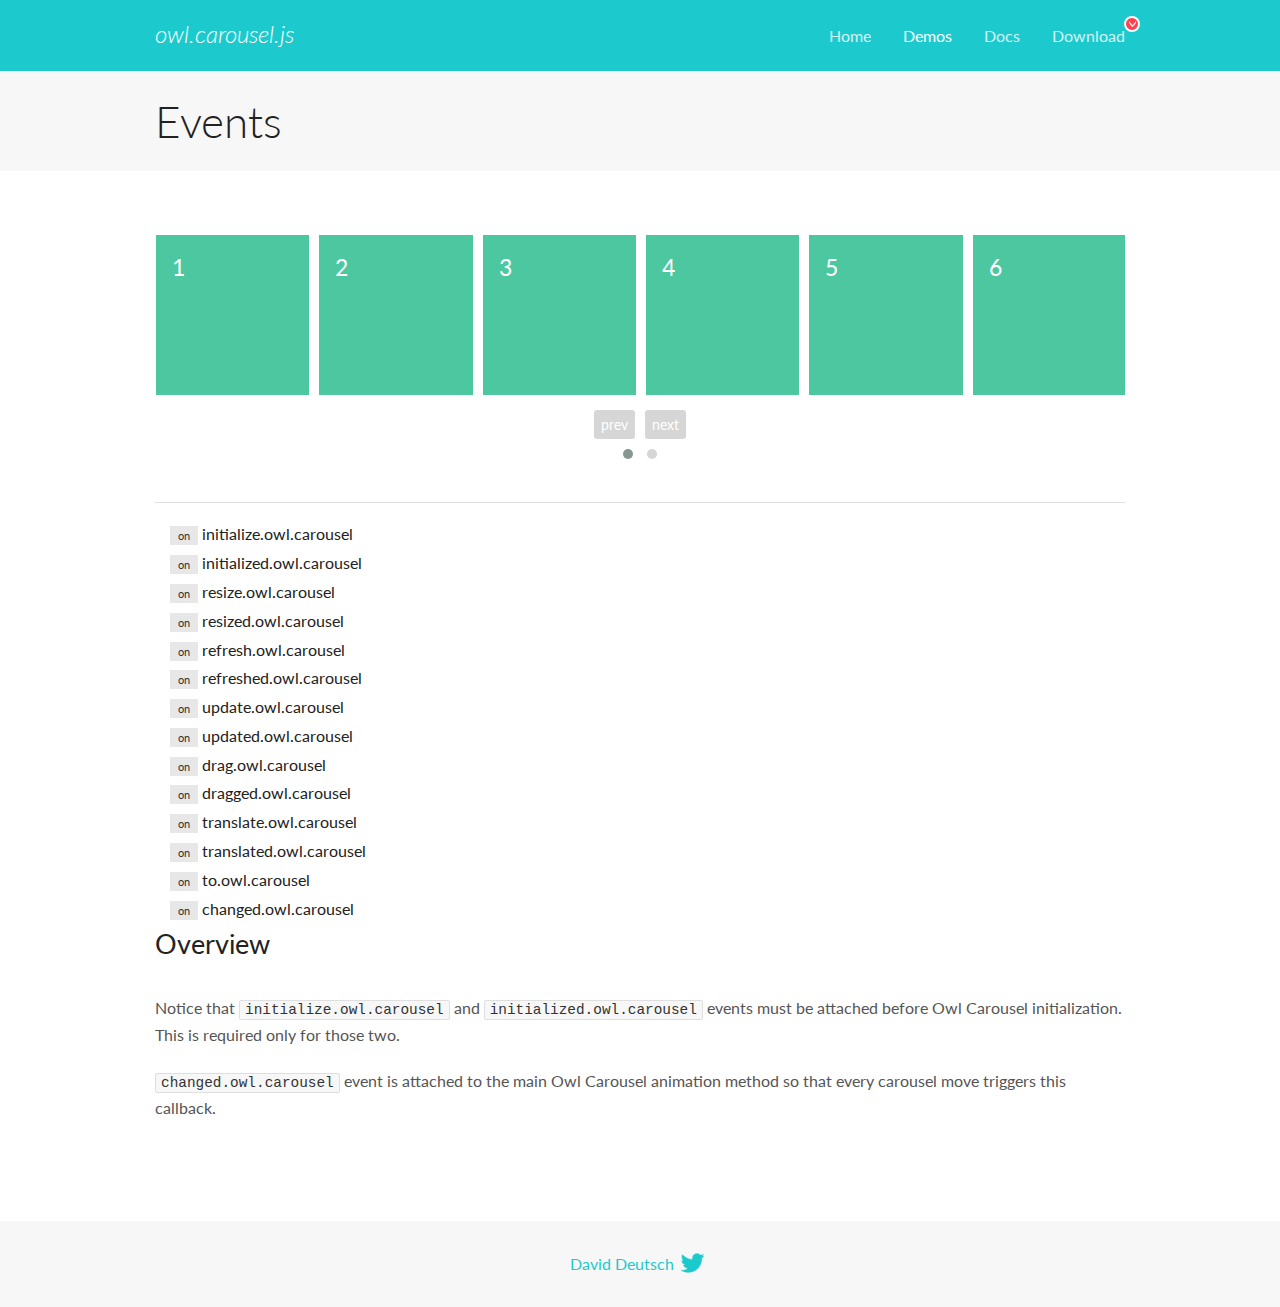
<file: assets/lib/owl.carousel/docs/demos/events.html>
<!DOCTYPE html>
<html lang="en">
  <head>

    <!-- head -->
    <meta charset="utf-8">
    <meta name="msapplication-tap-highlight" content="no" />
    <meta name="viewport" content="width=device-width, initial-scale=1.0" />
    <meta name="description" content="Events usage demo">
    <meta name="author" content="David Deutsch">
    <title>
      Events Demo | Owl Carousel | 2.2.1
    </title>

    <!-- Stylesheets -->
    <link href='https://fonts.googleapis.com/css?family=Lato:300,400,700,400italic,300italic' rel='stylesheet' type='text/css'>
    <link rel="stylesheet" href="../assets/css/docs.theme.min.css">

    <!-- Owl Stylesheets -->
    <link rel="stylesheet" href="../assets/owlcarousel/assets/owl.carousel.min.css">
    <link rel="stylesheet" href="../assets/owlcarousel/assets/owl.theme.default.min.css">

    <!-- HTML5 shim and Respond.js IE8 support of HTML5 elements and media queries -->

    <!--[if lt IE 9]>
      <script src="https://oss.maxcdn.com/libs/html5shiv/3.7.0/html5shiv.js"></script>
      <script src="https://oss.maxcdn.com/libs/respond.js/1.3.0/respond.min.js"></script>
    <![endif]-->

    <!-- Favicons -->
    <link rel="apple-touch-icon-precomposed" sizes="144x144" href="../assets/ico/apple-touch-icon-144-precomposed.png">
    <link rel="shortcut icon" href="../assets/ico/favicon.png">
    <link rel="shortcut icon" href="favicon.ico">

    <!-- Yeah i know js should not be in header. Its required for demos.-->

    <!-- javascript -->
    <script src="../assets/vendors/jquery.min.js"></script>
    <script src="../assets/owlcarousel/owl.carousel.js"></script>
  </head>
  <body>

    <!-- header -->
    <header class="header">
      <div class="row">
        <div class="large-12 columns">
          <div class="brand left">
            <h3>
              <a href="/OwlCarousel2/">owl.carousel.js</a> 
            </h3>
          </div>
          <a id="toggle-nav" class="right">
            <span></span> <span></span> <span></span> 
          </a> 
          <div class="nav-bar">
            <ul class="clearfix">
              <li> <a href="/OwlCarousel2/index.html">Home</a>  </li>
              <li class="active">
                <a href="/OwlCarousel2/demos/demos.html">Demos</a> 
              </li>
              <li> <a href="/OwlCarousel2/docs/started-welcome.html">Docs</a>  </li>
              <li>
                <a href="https://github.com/OwlCarousel2/OwlCarousel2/archive/2.2.1.zip">Download</a> 
                <span class="download"></span> 
              </li>
            </ul>
          </div>
        </div>
      </div>
    </header>

    <!-- title -->
    <section class="title">
      <div class="row">
        <div class="large-12 columns">
          <h1>Events</h1>
        </div>
      </div>
    </section>

    <!--  Demos -->
    <section id="demos">
      <div class="row">
        <div class="large-12 columns">
          <div class="owl-carousel owl-theme">
            <div class="item">
              <h4>1</h4>
            </div>
            <div class="item">
              <h4>2</h4>
            </div>
            <div class="item">
              <h4>3</h4>
            </div>
            <div class="item">
              <h4>4</h4>
            </div>
            <div class="item">
              <h4>5</h4>
            </div>
            <div class="item">
              <h4>6</h4>
            </div>
            <div class="item">
              <h4>7</h4>
            </div>
            <div class="item">
              <h4>8</h4>
            </div>
            <div class="item">
              <h4>9</h4>
            </div>
            <div class="item">
              <h4>10</h4>
            </div>
            <div class="item">
              <h4>11</h4>
            </div>
            <div class="item">
              <h4>12</h4>
            </div>
          </div>
          <hr>
          <div class="large-12 columns callbacks">
            <div><span class="label secondary initialize">on</span>  initialize.owl.carousel </div>
            <div><span class="label secondary initialized">on</span>  initialized.owl.carousel </div>
            <div><span class="label secondary resize">on</span>  resize.owl.carousel </div>
            <div><span class="label secondary resized">on</span>  resized.owl.carousel </div>
            <div><span class="label secondary refresh">on</span>  refresh.owl.carousel </div>
            <div><span class="label secondary refreshed">on</span>  refreshed.owl.carousel </div>
            <div><span class="label secondary update">on</span>  update.owl.carousel </div>
            <div><span class="label secondary updated">on</span>  updated.owl.carousel </div>
            <div><span class="label secondary drag">on</span>  drag.owl.carousel </div>
            <div><span class="label secondary dragged">on</span>  dragged.owl.carousel </div>
            <div><span class="label secondary translate">on</span>  translate.owl.carousel </div>
            <div><span class="label secondary translated">on</span>  translated.owl.carousel </div>
            <div><span class="label secondary to">on</span>  to.owl.carousel </div>
            <div><span class="label secondary changed">on</span>  changed.owl.carousel </div>
          </div>
          <h3 id="overview">Overview</h3>
          <p>Notice that <code>initialize.owl.carousel</code> and <code>initialized.owl.carousel</code> events must be attached before Owl Carousel initialization. This is required only for those two.</p>
          <p><code>changed.owl.carousel</code> event is attached to the main Owl Carousel animation method so that every carousel move triggers this callback.</p>
          <script>
            jQuery(document).ready(function($) {
              var owl = $('.owl-carousel');
              owl.on('initialize.owl.carousel initialized.owl.carousel ' +
                'initialize.owl.carousel initialize.owl.carousel ' +
                'resize.owl.carousel resized.owl.carousel ' +
                'refresh.owl.carousel refreshed.owl.carousel ' +
                'update.owl.carousel updated.owl.carousel ' +
                'drag.owl.carousel dragged.owl.carousel ' +
                'translate.owl.carousel translated.owl.carousel ' +
                'to.owl.carousel changed.owl.carousel',
                function(e) {
                  $('.' + e.type)
                    .removeClass('secondary')
                    .addClass('success');
                  window.setTimeout(function() {
                    $('.' + e.type)
                      .removeClass('success')
                      .addClass('secondary');
                  }, 500);
                });
              owl.owlCarousel({
                loop: true,
                nav: true,
                lazyLoad: true,
                margin: 10,
                video: true,
                responsive: {
                  0: {
                    items: 1
                  },
                  600: {
                    items: 3
                  },
                  960: {
                    items: 5,
                  },
                  1200: {
                    items: 6
                  }
                }
              });
            });
          </script>
        </div>
      </div>
    </section>

    <!-- footer -->
    <footer class="footer">
      <div class="row">
        <div class="large-12 columns">
          <h5>
            <a href="/OwlCarousel2/docs/support-contact.html">David Deutsch</a> 
            <a id="custom-tweet-button" href="https://twitter.com/share?url=https://github.com/OwlCarousel2/OwlCarousel2&text=Owl Carousel - This is so awesome! " target="_blank"></a> 
          </h5>
        </div>
      </div>
    </footer>

    <!-- vendors -->
    <script src="../assets/vendors/highlight.js"></script>
    <script src="../assets/js/app.js"></script>
  </body>
</html>
</file>
<file: HTML/vendor/simple-line-icons/css/simple-line-icons.css>
@font-face {
  font-family: 'simple-line-icons';
  src: url('../fonts/Simple-Line-Icons.eot?v=2.3.2');
  src: url('../fonts/Simple-Line-Icons.eot?v=2.3.2#iefix') format('embedded-opentype'), url('../fonts/Simple-Line-Icons.woff2?v=2.3.2') format('woff2'), url('../fonts/Simple-Line-Icons.ttf?v=2.3.2') format('truetype'), url('../fonts/Simple-Line-Icons.woff?v=2.3.2') format('woff'), url('../fonts/Simple-Line-Icons.svg?v=2.3.2#simple-line-icons') format('svg');
  font-weight: normal;
  font-style: normal;
}
/*
 Use the following CSS code if you want to have a class per icon.
 Instead of a list of all class selectors, you can use the generic [class*="icon-"] selector, but it's slower:
*/
.icon-user,
.icon-people,
.icon-user-female,
.icon-user-follow,
.icon-user-following,
.icon-user-unfollow,
.icon-login,
.icon-logout,
.icon-emotsmile,
.icon-phone,
.icon-call-end,
.icon-call-in,
.icon-call-out,
.icon-map,
.icon-location-pin,
.icon-direction,
.icon-directions,
.icon-compass,
.icon-layers,
.icon-menu,
.icon-list,
.icon-options-vertical,
.icon-options,
.icon-arrow-down,
.icon-arrow-left,
.icon-arrow-right,
.icon-arrow-up,
.icon-arrow-up-circle,
.icon-arrow-left-circle,
.icon-arrow-right-circle,
.icon-arrow-down-circle,
.icon-check,
.icon-clock,
.icon-plus,
.icon-minus,
.icon-close,
.icon-exclamation,
.icon-organization,
.icon-trophy,
.icon-screen-smartphone,
.icon-screen-desktop,
.icon-plane,
.icon-notebook,
.icon-mustache,
.icon-mouse,
.icon-magnet,
.icon-energy,
.icon-disc,
.icon-cursor,
.icon-cursor-move,
.icon-crop,
.icon-chemistry,
.icon-speedometer,
.icon-shield,
.icon-screen-tablet,
.icon-magic-wand,
.icon-hourglass,
.icon-graduation,
.icon-ghost,
.icon-game-controller,
.icon-fire,
.icon-eyeglass,
.icon-envelope-open,
.icon-envelope-letter,
.icon-bell,
.icon-badge,
.icon-anchor,
.icon-wallet,
.icon-vector,
.icon-speech,
.icon-puzzle,
.icon-printer,
.icon-present,
.icon-playlist,
.icon-pin,
.icon-picture,
.icon-handbag,
.icon-globe-alt,
.icon-globe,
.icon-folder-alt,
.icon-folder,
.icon-film,
.icon-feed,
.icon-drop,
.icon-drawer,
.icon-docs,
.icon-doc,
.icon-diamond,
.icon-cup,
.icon-calculator,
.icon-bubbles,
.icon-briefcase,
.icon-book-open,
.icon-basket-loaded,
.icon-basket,
.icon-bag,
.icon-action-undo,
.icon-action-redo,
.icon-wrench,
.icon-umbrella,
.icon-trash,
.icon-tag,
.icon-support,
.icon-frame,
.icon-size-fullscreen,
.icon-size-actual,
.icon-shuffle,
.icon-share-alt,
.icon-share,
.icon-rocket,
.icon-question,
.icon-pie-chart,
.icon-pencil,
.icon-note,
.icon-loop,
.icon-home,
.icon-grid,
.icon-graph,
.icon-microphone,
.icon-music-tone-alt,
.icon-music-tone,
.icon-earphones-alt,
.icon-earphones,
.icon-equalizer,
.icon-like,
.icon-dislike,
.icon-control-start,
.icon-control-rewind,
.icon-control-play,
.icon-control-pause,
.icon-control-forward,
.icon-control-end,
.icon-volume-1,
.icon-volume-2,
.icon-volume-off,
.icon-calendar,
.icon-bulb,
.icon-chart,
.icon-ban,
.icon-bubble,
.icon-camrecorder,
.icon-camera,
.icon-cloud-download,
.icon-cloud-upload,
.icon-envelope,
.icon-eye,
.icon-flag,
.icon-heart,
.icon-info,
.icon-key,
.icon-link,
.icon-lock,
.icon-lock-open,
.icon-magnifier,
.icon-magnifier-add,
.icon-magnifier-remove,
.icon-paper-clip,
.icon-paper-plane,
.icon-power,
.icon-refresh,
.icon-reload,
.icon-settings,
.icon-star,
.icon-symbol-female,
.icon-symbol-male,
.icon-target,
.icon-credit-card,
.icon-paypal,
.icon-social-tumblr,
.icon-social-twitter,
.icon-social-facebook,
.icon-social-instagram,
.icon-social-linkedin,
.icon-social-pinterest,
.icon-social-github,
.icon-social-google,
.icon-social-reddit,
.icon-social-skype,
.icon-social-dribbble,
.icon-social-behance,
.icon-social-foursqare,
.icon-social-soundcloud,
.icon-social-spotify,
.icon-social-stumbleupon,
.icon-social-youtube,
.icon-social-dropbox {
  font-family: 'simple-line-icons';
  speak: none;
  font-style: normal;
  font-weight: normal;
  font-variant: normal;
  text-transform: none;
  line-height: 1;
  /* Better Font Rendering =========== */
  -webkit-font-smoothing: antialiased;
  -moz-osx-font-smoothing: grayscale;
}
.icon-user:before {
  content: "\e005";
}
.icon-people:before {
  content: "\e001";
}
.icon-user-female:before {
  content: "\e000";
}
.icon-user-follow:before {
  content: "\e002";
}
.icon-user-following:before {
  content: "\e003";
}
.icon-user-unfollow:before {
  content: "\e004";
}
.icon-login:before {
  content: "\e066";
}
.icon-logout:before {
  content: "\e065";
}
.icon-emotsmile:before {
  content: "\e021";
}
.icon-phone:before {
  content: "\e600";
}
.icon-call-end:before {
  content: "\e048";
}
.icon-call-in:before {
  content: "\e047";
}
.icon-call-out:before {
  content: "\e046";
}
.icon-map:before {
  content: "\e033";
}
.icon-location-pin:before {
  content: "\e096";
}
.icon-direction:before {
  content: "\e042";
}
.icon-directions:before {
  content: "\e041";
}
.icon-compass:before {
  content: "\e045";
}
.icon-layers:before {
  content: "\e034";
}
.icon-menu:before {
  content: "\e601";
}
.icon-list:before {
  content: "\e067";
}
.icon-options-vertical:before {
  content: "\e602";
}
.icon-options:before {
  content: "\e603";
}
.icon-arrow-down:before {
  content: "\e604";
}
.icon-arrow-left:before {
  content: "\e605";
}
.icon-arrow-right:before {
  content: "\e606";
}
.icon-arrow-up:before {
  content: "\e607";
}
.icon-arrow-up-circle:before {
  content: "\e078";
}
.icon-arrow-left-circle:before {
  content: "\e07a";
}
.icon-arrow-right-circle:before {
  content: "\e079";
}
.icon-arrow-down-circle:before {
  content: "\e07b";
}
.icon-check:before {
  content: "\e080";
}
.icon-clock:before {
  content: "\e081";
}
.icon-plus:before {
  content: "\e095";
}
.icon-minus:before {
  content: "\e615";
}
.icon-close:before {
  content: "\e082";
}
.icon-exclamation:before {
  content: "\e617";
}
.icon-organization:before {
  content: "\e616";
}
.icon-trophy:before {
  content: "\e006";
}
.icon-screen-smartphone:before {
  content: "\e010";
}
.icon-screen-desktop:before {
  content: "\e011";
}
.icon-plane:before {
  content: "\e012";
}
.icon-notebook:before {
  content: "\e013";
}
.icon-mustache:before {
  content: "\e014";
}
.icon-mouse:before {
  content: "\e015";
}
.icon-magnet:before {
  content: "\e016";
}
.icon-energy:before {
  content: "\e020";
}
.icon-disc:before {
  content: "\e022";
}
.icon-cursor:before {
  content: "\e06e";
}
.icon-cursor-move:before {
  content: "\e023";
}
.icon-crop:before {
  content: "\e024";
}
.icon-chemistry:before {
  content: "\e026";
}
.icon-speedometer:before {
  content: "\e007";
}
.icon-shield:before {
  content: "\e00e";
}
.icon-screen-tablet:before {
  content: "\e00f";
}
.icon-magic-wand:before {
  content: "\e017";
}
.icon-hourglass:before {
  content: "\e018";
}
.icon-graduation:before {
  content: "\e019";
}
.icon-ghost:before {
  content: "\e01a";
}
.icon-game-controller:before {
  content: "\e01b";
}
.icon-fire:before {
  content: "\e01c";
}
.icon-eyeglass:before {
  content: "\e01d";
}
.icon-envelope-open:before {
  content: "\e01e";
}
.icon-envelope-letter:before {
  content: "\e01f";
}
.icon-bell:before {
  content: "\e027";
}
.icon-badge:before {
  content: "\e028";
}
.icon-anchor:before {
  content: "\e029";
}
.icon-wallet:before {
  content: "\e02a";
}
.icon-vector:before {
  content: "\e02b";
}
.icon-speech:before {
  content: "\e02c";
}
.icon-puzzle:before {
  content: "\e02d";
}
.icon-printer:before {
  content: "\e02e";
}
.icon-present:before {
  content: "\e02f";
}
.icon-playlist:before {
  content: "\e030";
}
.icon-pin:before {
  content: "\e031";
}
.icon-picture:before {
  content: "\e032";
}
.icon-handbag:before {
  content: "\e035";
}
.icon-globe-alt:before {
  content: "\e036";
}
.icon-globe:before {
  content: "\e037";
}
.icon-folder-alt:before {
  content: "\e039";
}
.icon-folder:before {
  content: "\e089";
}
.icon-film:before {
  content: "\e03a";
}
.icon-feed:before {
  content: "\e03b";
}
.icon-drop:before {
  content: "\e03e";
}
.icon-drawer:before {
  content: "\e03f";
}
.icon-docs:before {
  content: "\e040";
}
.icon-doc:before {
  content: "\e085";
}
.icon-diamond:before {
  content: "\e043";
}
.icon-cup:before {
  content: "\e044";
}
.icon-calculator:before {
  content: "\e049";
}
.icon-bubbles:before {
  content: "\e04a";
}
.icon-briefcase:before {
  content: "\e04b";
}
.icon-book-open:before {
  content: "\e04c";
}
.icon-basket-loaded:before {
  content: "\e04d";
}
.icon-basket:before {
  content: "\e04e";
}
.icon-bag:before {
  content: "\e04f";
}
.icon-action-undo:before {
  content: "\e050";
}
.icon-action-redo:before {
  content: "\e051";
}
.icon-wrench:before {
  content: "\e052";
}
.icon-umbrella:before {
  content: "\e053";
}
.icon-trash:before {
  content: "\e054";
}
.icon-tag:before {
  content: "\e055";
}
.icon-support:before {
  content: "\e056";
}
.icon-frame:before {
  content: "\e038";
}
.icon-size-fullscreen:before {
  content: "\e057";
}
.icon-size-actual:before {
  content: "\e058";
}
.icon-shuffle:before {
  content: "\e059";
}
.icon-share-alt:before {
  content: "\e05a";
}
.icon-share:before {
  content: "\e05b";
}
.icon-rocket:before {
  content: "\e05c";
}
.icon-question:before {
  content: "\e05d";
}
.icon-pie-chart:before {
  content: "\e05e";
}
.icon-pencil:before {
  content: "\e05f";
}
.icon-note:before {
  content: "\e060";
}
.icon-loop:before {
  content: "\e064";
}
.icon-home:before {
  content: "\e069";
}
.icon-grid:before {
  content: "\e06a";
}
.icon-graph:before {
  content: "\e06b";
}
.icon-microphone:before {
  content: "\e063";
}
.icon-music-tone-alt:before {
  content: "\e061";
}
.icon-music-tone:before {
  content: "\e062";
}
.icon-earphones-alt:before {
  content: "\e03c";
}
.icon-earphones:before {
  content: "\e03d";
}
.icon-equalizer:before {
  content: "\e06c";
}
.icon-like:before {
  content: "\e068";
}
.icon-dislike:before {
  content: "\e06d";
}
.icon-control-start:before {
  content: "\e06f";
}
.icon-control-rewind:before {
  content: "\e070";
}
.icon-control-play:before {
  content: "\e071";
}
.icon-control-pause:before {
  content: "\e072";
}
.icon-control-forward:before {
  content: "\e073";
}
.icon-control-end:before {
  content: "\e074";
}
.icon-volume-1:before {
  content: "\e09f";
}
.icon-volume-2:before {
  content: "\e0a0";
}
.icon-volume-off:before {
  content: "\e0a1";
}
.icon-calendar:before {
  content: "\e075";
}
.icon-bulb:before {
  content: "\e076";
}
.icon-chart:before {
  content: "\e077";
}
.icon-ban:before {
  content: "\e07c";
}
.icon-bubble:before {
  content: "\e07d";
}
.icon-camrecorder:before {
  content: "\e07e";
}
.icon-camera:before {
  content: "\e07f";
}
.icon-cloud-download:before {
  content: "\e083";
}
.icon-cloud-upload:before {
  content: "\e084";
}
.icon-envelope:before {
  content: "\e086";
}
.icon-eye:before {
  content: "\e087";
}
.icon-flag:before {
  content: "\e088";
}
.icon-heart:before {
  content: "\e08a";
}
.icon-info:before {
  content: "\e08b";
}
.icon-key:before {
  content: "\e08c";
}
.icon-link:before {
  content: "\e08d";
}
.icon-lock:before {
  content: "\e08e";
}
.icon-lock-open:before {
  content: "\e08f";
}
.icon-magnifier:before {
  content: "\e090";
}
.icon-magnifier-add:before {
  content: "\e091";
}
.icon-magnifier-remove:before {
  content: "\e092";
}
.icon-paper-clip:before {
  content: "\e093";
}
.icon-paper-plane:before {
  content: "\e094";
}
.icon-power:before {
  content: "\e097";
}
.icon-refresh:before {
  content: "\e098";
}
.icon-reload:before {
  content: "\e099";
}
.icon-settings:before {
  content: "\e09a";
}
.icon-star:before {
  content: "\e09b";
}
.icon-symbol-female:before {
  content: "\e09c";
}
.icon-symbol-male:before {
  content: "\e09d";
}
.icon-target:before {
  content: "\e09e";
}
.icon-credit-card:before {
  content: "\e025";
}
.icon-paypal:before {
  content: "\e608";
}
.icon-social-tumblr:before {
  content: "\e00a";
}
.icon-social-twitter:before {
  content: "\e009";
}
.icon-social-facebook:before {
  content: "\e00b";
}
.icon-social-instagram:before {
  content: "\e609";
}
.icon-social-linkedin:before {
  content: "\e60a";
}
.icon-social-pinterest:before {
  content: "\e60b";
}
.icon-social-github:before {
  content: "\e60c";
}
.icon-social-google:before {
  content: "\e60d";
}
.icon-social-reddit:before {
  content: "\e60e";
}
.icon-social-skype:before {
  content: "\e60f";
}
.icon-social-dribbble:before {
  content: "\e00d";
}
.icon-social-behance:before {
  content: "\e610";
}
.icon-social-foursqare:before {
  content: "\e611";
}
.icon-social-soundcloud:before {
  content: "\e612";
}
.icon-social-spotify:before {
  content: "\e613";
}
.icon-social-stumbleupon:before {
  content: "\e614";
}
.icon-social-youtube:before {
  content: "\e008";
}
.icon-social-dropbox:before {
  content: "\e00c";
}
</file>
<file: HTML/css/layout.min.css>
.link,body{position:relative;font-family:Hind,sans-serif}.btn-theme,p{line-height:1.4}.btn-theme.active.focus,.btn-theme.active:focus,.btn-theme.focus,.btn-theme:active.focus,.btn-theme:active:focus,.btn-theme:focus,:active,:focus,a,a:active,a:focus,a:hover{outline:0}.btn-theme:hover,.progress-box .progress-bar{transition-property:all;transition-timing-function:cubic-bezier(.7,1,.7,1)}.header .nav-item-child,.link,a,body,em,h1,h2,h3,h4,h5,h6,li,li a,p,span{font-family:Hind,sans-serif}.header .nav-item-hover:after,.link:after,.work .work-overlay:before{content:" "}.back-to-top,.header .nav-item-child,.link{text-transform:uppercase}.back-to-top:focus,.back-to-top:hover,.btn-theme.focus,.btn-theme:focus,.btn-theme:hover,.content-wrapper-link,.header .logo-wrap:focus,.header .logo-wrap:hover,a:active,a:focus,a:hover,h1>a:focus,h2>a:focus,h3>a:focus,h4>a:focus,h5>a:focus,h6>a:focus{text-decoration:none}.container-full-width:after,.container-sm:after{clear:both}html{overflow-x:hidden}body,html,html a{-webkit-font-smoothing:antialiased}p{font-size:15px;font-weight:400;color:#a6a7aa;margin-bottom:15px}em,li,li a{font-size:16px;font-weight:500;color:#515769}a{color:#81848f}a:active,a:focus,a:hover{color:#999caa}.link{font-size:13px;font-weight:600}.back-to-top,.form-control,span{font-weight:400}.link:after{position:absolute;top:8px;right:-15px;width:9px;height:2px;background:#17bed2}span{font-size:14px;color:#bfc1c7}h1,h2,h3,h4,h5,h6{font-weight:700;color:#515769;line-height:1.4;margin:0 0 15px}h1>a,h2>a,h3>a,h4>a,h5>a,h6>a{color:#515769}h1>a:hover,h2>a:hover,h3>a:hover,h4>a:hover,h5>a:hover,h6>a:hover{color:#999caa;text-decoration:none}h1{font-size:40px}h2{font-size:30px}h3,h4{font-size:22px}::selection{color:#fff;background:#17bed2;text-shadow:none}::-webkit-selection{color:#fff;background:#17bed2;text-shadow:none}::-moz-selection{color:#fff;background:#17bed2;text-shadow:none}.section-seperator{border-bottom:1px solid #edf0f2}.content-wrapper-link{position:absolute;top:0;left:0;right:0;bottom:0;display:block;z-index:3}.btn-icon,.btn-theme,.work{position:relative}.btn-theme,.social-icons{display:inline-block;vertical-align:middle;text-align:center}.btn-theme{background-image:none;border-style:solid;white-space:nowrap;-ms-touch-action:manipulation;touch-action:manipulation;cursor:pointer;-webkit-user-select:none;-moz-user-select:none;-ms-user-select:none;user-select:none}.btn-theme:hover{transition-duration:.3s}.btn-theme.active,.btn-theme:active{background-image:none;outline:0}.btn-theme.disabled,.btn-theme[disabled],fieldset[disabled] .btn-theme{cursor:not-allowed;box-shadow:none;opacity:.65;pointer-events:none}.btn-icon{top:1px;margin-right:10px}.btn-white-bg{color:#515769;background:#fff;border-color:transparent;border-width:0}.btn-white-bg.focus,.btn-white-bg:focus,.btn-white-bg:hover{color:#fff;background:#17bed2;border-color:transparent}.btn-white-brd{color:#fff;background:0 0;border-color:#fff;border-width:2px}.btn-white-brd.focus,.btn-white-brd:focus,.btn-white-brd:hover{color:#515769;background:#fff;border-color:#fff}.btn-default-bg{color:#515769;background:#f3f4f5;border-color:transparent;border-width:0}.btn-default-bg.focus,.btn-default-bg:focus,.btn-default-bg:hover{color:#fff;background:#17bed2;border-color:transparent}.btn-theme-sm{font-size:13px;font-weight:600;padding:15px 40px}.btn-theme-md{font-size:15px;font-weight:600;padding:20px 30px}.progress-box .progress{box-shadow:none;height:3px}.progress-box .progress-bar{transition-duration:2s}.social-icons{width:40px;height:40px;font-size:16px;color:#fff;border-radius:50%;padding:11px;transition-duration:.3s;transition-property:all;transition-timing-function:cubic-bezier(.7,1,.7,1)}.work .work-overlay:before,.work .work-popup-overlay{top:0;width:100%;height:100%;transition-property:all;transition-timing-function:cubic-bezier(.7,1,.7,1);transition-duration:.3s;left:0}.social-icons:hover{color:#515769;background:#fff;transition-duration:.3s;transition-property:all;transition-timing-function:cubic-bezier(.7,1,.7,1)}.promo-block{padding:220px 0 130px}.promo-block .promo-block-title{font-size:70px;color:#fff;line-height:1}@media (max-width:480px){.promo-block .promo-block-title{font-size:50px}}.promo-block .promo-block-text{font-size:25px;color:#fff}.promo-block .promo-block-divider{border-bottom:1px solid rgba(255,255,255,.4);padding-bottom:20px;margin-bottom:35px}.service{background:#fff;padding:30px}.service .service-element,.service .service-info{-webkit-transform:translate3d(0,0,0);-moz-transform:translate3d(0,0,0);transform:translate3d(0,0,0);transition-duration:.3s;transition-property:all;transition-timing-function:cubic-bezier(.7,1,.7,1)}.service .service-icon{display:block;font-size:30px;color:#999caa;margin-bottom:30px}.service:hover .service-element{opacity:0;-webkit-transform:translate3d(0,-100%,0);-moz-transform:translate3d(0,-100%,0);transform:translate3d(0,-100%,0);transition-duration:.3s;transition-property:all;transition-timing-function:cubic-bezier(.7,1,.7,1)}.service:hover .service-info{-webkit-transform:translate3d(0,-30%,0);-moz-transform:translate3d(0,-30%,0);transform:translate3d(0,-30%,0);transition-duration:.3s;transition-property:all;transition-timing-function:cubic-bezier(.7,1,.7,1)}.work{display:block}.work .work-overlay{position:relative;cursor:pointer}.work .work-overlay:before{position:absolute;background:0 0}.work:hover .work-overlay:before{background:rgba(0,0,0,.5);transition-duration:.3s;transition-property:all;transition-timing-function:cubic-bezier(.7,1,.7,1)}.work .work-popup-overlay{position:fixed;right:0;z-index:99999;opacity:0;visibility:hidden;-webkit-backface-visibility:hidden;backface-visibility:hidden;overflow-x:hidden;background:rgba(81,87,105,.4)}.work .work-popup-overlay-show{opacity:1;visibility:visible;-webkit-backface-visibility:visible;backface-visibility:visible;transition-duration:.3s;transition-property:all;transition-timing-function:cubic-bezier(.7,1,.7,1)}.work .work-popup-content{position:absolute;top:50%;left:0;right:0;width:730px;height:auto;display:block;background:#fff;padding:30px;margin:0 auto;-webkit-transform:translate3d(0,-50%,0);-moz-transform:translate3d(0,-50%,0);transform:translate3d(0,-50%,0)}.header .logo-img,.header .logo-img-main,.header .logo-wrap{display:inline-block}.work .work-popup-content-divider{border-right:1px solid #cdcecf}@media (max-width:768px){.work .work-popup-content{width:95%}.work .work-popup-content-divider{border-right:none;border-bottom:1px solid #cdcecf}}.work .work-popup-close{float:right;font-size:13px;font-weight:700;color:#c5c6cb;transition-duration:.3s;transition-property:all;transition-timing-function:cubic-bezier(.7,1,.7,1)}.work .work-popup-close:hover{color:#aaacb3;transition-duration:.3s;transition-property:all;transition-timing-function:cubic-bezier(.7,1,.7,1)}.work .work-popup-tag{margin:0}.work .work-popup-tag-item{padding:0 2px}.work .work-popup-tag-link{font-size:13px}.footer .footer-logo{width:64px;height:auto}.navbar-fixed-top .navbar-collapse{max-height:100%}.header .navbar{margin-bottom:0;border-bottom:1px solid rgba(255,255,255,.2);transition-duration:.3s;transition-property:all;transition-timing-function:cubic-bezier(.7,1,.7,1)}.header .navbar-toggle{width:25px;height:25px;border:none;padding:0;margin:35px 0}.header .navbar-toggle .toggle-icon{position:relative;width:21px;height:1px;display:inline-block;background:#515769;transition-duration:.3s;transition-property:all;transition-timing-function:cubic-bezier(.7,1,.7,1)}.header .navbar-toggle .toggle-icon:after,.header .navbar-toggle .toggle-icon:before{position:absolute;left:0;background:#515769;content:" "}.header .navbar-toggle .toggle-icon:before{width:10px;height:1px;bottom:10px;-webkit-transform:rotate(0);-moz-transform:rotate(0);transform:rotate(0);transition-duration:.3s;transition-property:all;transition-timing-function:cubic-bezier(.7,1,.7,1)}.header .navbar-toggle .toggle-icon:after{width:16px;height:1px;top:-5px;-webkit-transform:rotate(0);-moz-transform:rotate(0);transform:rotate(0);transition-duration:.3s;transition-property:all;transition-timing-function:cubic-bezier(.7,1,.7,1)}.header .navbar-toggle:hover .toggle-icon{background:#17bed2;transition-duration:.3s;transition-property:all;transition-timing-function:cubic-bezier(.7,1,.7,1)}.header .navbar-toggle:hover .toggle-icon:after,.header .navbar-toggle:hover .toggle-icon:before{width:21px;height:1px;background:#17bed2;transition-duration:.3s;transition-property:all;transition-timing-function:cubic-bezier(.7,1,.7,1)}.header .logo-img-active,.header .logo-img-main,.header .nav-item.active .nav-item-hover:after,.header .nav-item:hover .nav-item-hover:after{transition-duration:.4s;transition-property:all;transition-timing-function:cubic-bezier(.7,1,.7,1)}.header .navbar-toggle:hover .toggle-icon.is-clicked{background:rgba(81,87,105,0)}.header .logo{width:100px;height:100px;float:left;max-height:95px;line-height:65px}.header .logo-wrap{padding:15px 0}.header .logo-img{width:64px;height:auto;max-width:100%;max-height:100%;vertical-align:middle}.header .logo-img-active{display:none}.header .nav-item,.header .nav-item-child{display:block;position:relative}.header .navbar-nav{padding-left:0;margin-bottom:0;list-style:none}.header .nav-item:last-child .nav-item-child{padding-right:0}.header .nav-item.active .nav-item-hover:after,.header .nav-item:hover .nav-item-hover:after{opacity:1}.header .nav-item-child{font-size:13px;font-weight:600;color:#fff;line-height:55px;padding:20px;transition-duration:.3s;transition-property:all;transition-timing-function:cubic-bezier(.7,1,.7,1)}.header .nav-item-child:focus,.header .nav-item-child:hover{background:inherit}.header .nav-item-hover{position:relative}.header .nav-item-hover:after{position:absolute;top:45px;left:0;width:9px;height:2px;background:#17bed2;opacity:0;transition-duration:.4s;transition-property:all;transition-timing-function:cubic-bezier(.7,1,.7,1)}@media (max-width:991px){.header{background:#fff}.header .navbar-toggle{display:block}.header .navbar-collapse.collapse{display:none!important}.header .navbar-collapse.collapse.in{display:block!important}.header .nav-collapse{padding-left:0;padding-right:0}.header .navbar-nav{margin:0;float:none}.header .navbar-nav .nav-item{float:none}.header .menu-container:after,.header .menu-container:before{content:" ";display:table}.header .menu-container:after{clear:both}.header .logo .logo-img-main{display:none}.header .logo .logo-img-active{display:inline-block}.header .nav-item-child{color:#515769;line-height:1.4;padding:12px 12px 12px 15px}.header .nav-item-hover:after{position:absolute;top:19px}}@media (max-width:767px){.header .menu-container{padding-left:15px;padding-right:15px;margin-left:0;margin-right:0}.header .navbar>.container,.header .navbar>.container>.nav-collapse{padding-left:0;padding-right:0;margin-left:0;margin-right:0}.header .navbar>.container{width:auto}}@media (min-width:992px){.header .navbar-nav-right{float:right}.page-on-scroll .header .navbar{background:#fff;border-bottom-color:#f0f0f0;transition-duration:.3s;transition-property:all;transition-timing-function:cubic-bezier(.7,1,.7,1)}.page-on-scroll .header .logo-img-active,.page-on-scroll .header .logo-img-main{transition-duration:.4s;transition-property:all;transition-timing-function:cubic-bezier(.7,1,.7,1)}.page-on-scroll .header .logo-img-main{display:none}.page-on-scroll .header .logo-img-active{display:inline-block}.page-on-scroll .header .nav-item-child{color:#515769;transition-duration:.3s;transition-property:all;transition-timing-function:cubic-bezier(.7,1,.7,1)}}.back-to-top,.back-to-top:hover{color:#fff;transition-property:all;transition-timing-function:cubic-bezier(.7,1,.7,1)}.back-to-top{position:fixed;right:10px;bottom:10px;display:inline-block;z-index:9;width:40px;height:40px;font-size:11px;text-align:center;line-height:3;letter-spacing:1px;background:#515769;border-radius:3px;visibility:hidden;opacity:0;padding:5px;-webkit-transform:translate3d(0,50px,0);-moz-transform:translate3d(0,50px,0);transform:translate3d(0,50px,0);transition-duration:.3s}.container-full-width:after,.container-full-width:before,.container-sm:after,.container-sm:before{content:" ";display:table}.back-to-top:hover{transition-duration:.3s}.back-to-top.back-to-top-is-visible{visibility:visible;opacity:.6;-webkit-transform:translate3d(0,0,0);-moz-transform:translate3d(0,0,0);transform:translate3d(0,0,0);transition-duration:.3s;transition-property:all;transition-timing-function:cubic-bezier(.7,1,.7,1)}.back-to-top.back-to-top-is-visible:hover{opacity:1;transition-duration:.3s;transition-property:all;transition-timing-function:cubic-bezier(.7,1,.7,1)}.back-to-top.back-to-top-fade-out{opacity:.4}.back-to-top.back-to-top-fade-out:hover{opacity:1;transition-duration:.3s;transition-property:all;transition-timing-function:cubic-bezier(.7,1,.7,1)}.form-control{height:50px;font-size:14px;color:#a6a7aa;background:#fafafa;border:none;box-shadow:none;border-radius:0;padding-left:15px}.form-control::-moz-placeholder{color:#a6a7aa}.form-control:-ms-input-placeholder{color:#a6a7aa}.form-control::-webkit-input-placeholder{color:#a6a7aa}.form-control:focus{color:#515769;box-shadow:none}.form-control:focus::-moz-placeholder{color:#515769}.form-control:focus:-ms-input-placeholder{color:#515769}.form-control:focus::-webkit-input-placeholder{color:#515769}.color-base{color:#17bed2!important}.color-white{color:#fff!important}.color-heading{color:#515769!important}.color-subtitle{color:#a6a7aa!important}.color-link{color:#81848f!important}.color-link-hover{color:#999caa!important}.color-sky-light{color:#fafafa!important}.bg-color-base{background:#17bed2!important}.bg-color-white{background:#fff!important}.bg-color-heading{background:#515769!important}.bg-color-subtitle{background:#a6a7aa!important}.bg-color-link{background:#81848f!important}.bg-color-link-hover{background:#999caa!important}.bg-color-sky-light{background:#fafafa!important}.row-space-2{margin-right:-2px;margin-left:-2px}.container-full-width,.container-sm{margin-right:auto;margin-left:auto}.row-space-2>[class*=col-]{padding-left:2px;padding-right:2px}.container-sm{padding-right:15px;padding-left:15px}@media (min-width:768px){.container-sm{width:750px}}@media (min-width:1200px){.container-sm{width:970px}}.content{padding-top:40px;padding-bottom:40px}.content-sm{padding-top:60px;padding-bottom:60px}.content-md{padding-top:80px;padding-bottom:80px}.content-lg{padding-top:100px;padding-bottom:100px}.full-width{width:100%;height:auto}.fweight-300{font-weight:300!important}.fweight-400{font-weight:400!important}.fweight-500{font-weight:500!important}.fweight-600{font-weight:600!important}.fweight-700{font-weight:700!important}.margin-l-0{margin-left:0!important}.margin-l-5{margin-left:5px!important}.margin-l-10{margin-left:10px!important}.margin-l-20{margin-left:20px!important}.margin-r-0{margin-right:0!important}.margin-r-5{margin-right:5px!important}.margin-r-10{margin-right:10px!important}.margin-r-20{margin-right:20px!important}.margin-t-0{margin-top:0!important}.margin-t-5{margin-top:5px!important}.margin-t-10{margin-top:10px!important}.margin-t-20{margin-top:20px!important}.margin-t-30{margin-top:30px!important}.margin-t-40{margin-top:40px!important}.margin-t-50{margin-top:50px!important}.margin-t-60{margin-top:60px!important}.margin-b-0{margin-bottom:0!important}.margin-b-4{margin-bottom:4px!important}.margin-b-5{margin-bottom:5px!important}.margin-b-10{margin-bottom:10px!important}.margin-b-20{margin-bottom:20px!important}.margin-b-30{margin-bottom:30px!important}.margin-b-40{margin-bottom:40px!important}.margin-b-50{margin-bottom:50px!important}.margin-b-60{margin-bottom:60px!important}.margin-b-70{margin-bottom:70px!important}.margin-b-80{margin-bottom:80px!important}.margin-b-90{margin-bottom:90px!important}.margin-b-100{margin-bottom:100px!important}.height-100{height:100px!important}.height-200{height:200px!important}.height-300{height:300px!important}.height-400{height:400px!important}.height-500{height:500px!important}@media (max-width:992px){.md-margin-b-0{margin-bottom:0!important}.md-margin-b-4{margin-bottom:4px!important}.md-margin-b-5{margin-bottom:5px!important}.md-margin-b-10{margin-bottom:10px!important}.md-margin-b-20{margin-bottom:20px!important}.md-margin-b-30{margin-bottom:30px!important}.md-margin-b-40{margin-bottom:40px!important}.md-margin-b-50{margin-bottom:50px!important}.md-margin-b-60{margin-bottom:60px!important}.md-margin-b-70{margin-bottom:70px!important}.md-margin-b-80{margin-bottom:80px!important}.md-margin-b-90{margin-bottom:90px!important}.md-margin-b-100{margin-bottom:100px!important}.md-text-center{text-align:center}.md-text-left{text-align:left}.md-text-right{text-align:right}}@media (max-width:768px){.sm-margin-b-0{margin-bottom:0!important}.sm-margin-b-4{margin-bottom:4px!important}.sm-margin-b-5{margin-bottom:5px!important}.sm-margin-b-10{margin-bottom:10px!important}.sm-margin-b-20{margin-bottom:20px!important}.sm-margin-b-30{margin-bottom:30px!important}.sm-margin-b-40{margin-bottom:40px!important}.sm-margin-b-50{margin-bottom:50px!important}.sm-margin-b-60{margin-bottom:60px!important}.sm-margin-b-70{margin-bottom:70px!important}.sm-margin-b-80{margin-bottom:80px!important}.sm-margin-b-90{margin-bottom:90px!important}.sm-margin-b-100{margin-bottom:100px!important}.sm-text-center{text-align:center}.sm-text-left{text-align:left}.sm-text-right{text-align:right}}@media (max-width:480px){.xs-margin-b-0{margin-bottom:0!important}.xs-margin-b-4{margin-bottom:4px!important}.xs-margin-b-5{margin-bottom:5px!important}.xs-margin-b-10{margin-bottom:10px!important}.xs-margin-b-20{margin-bottom:20px!important}.xs-margin-b-30{margin-bottom:30px!important}.xs-margin-b-40{margin-bottom:40px!important}.xs-margin-b-50{margin-bottom:50px!important}.xs-margin-b-60{margin-bottom:60px!important}.xs-margin-b-70{margin-bottom:70px!important}.xs-margin-b-80{margin-bottom:80px!important}.xs-margin-b-90{margin-bottom:90px!important}.xs-margin-b-100{margin-bottom:100px!important}.xs-text-center{text-align:center}.xs-text-left{text-align:left}.xs-text-right{text-align:right}}
</file>
